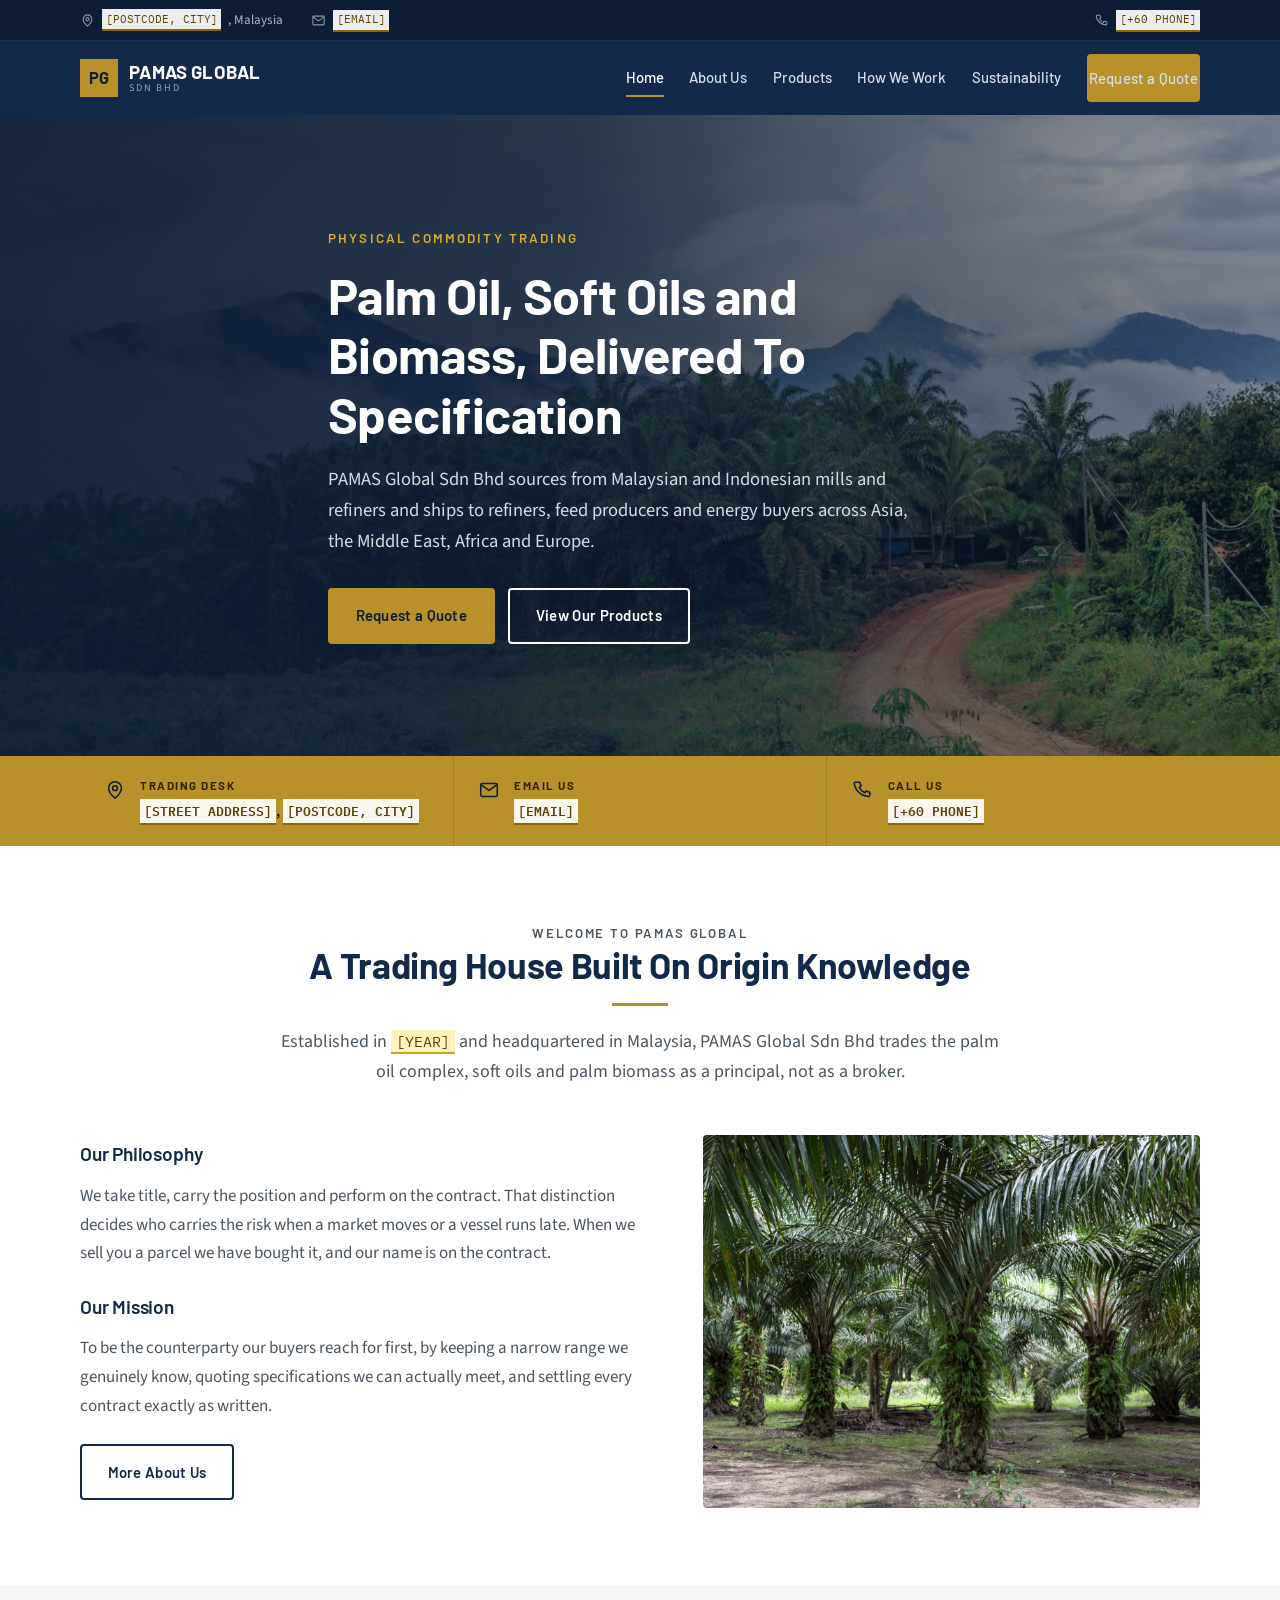
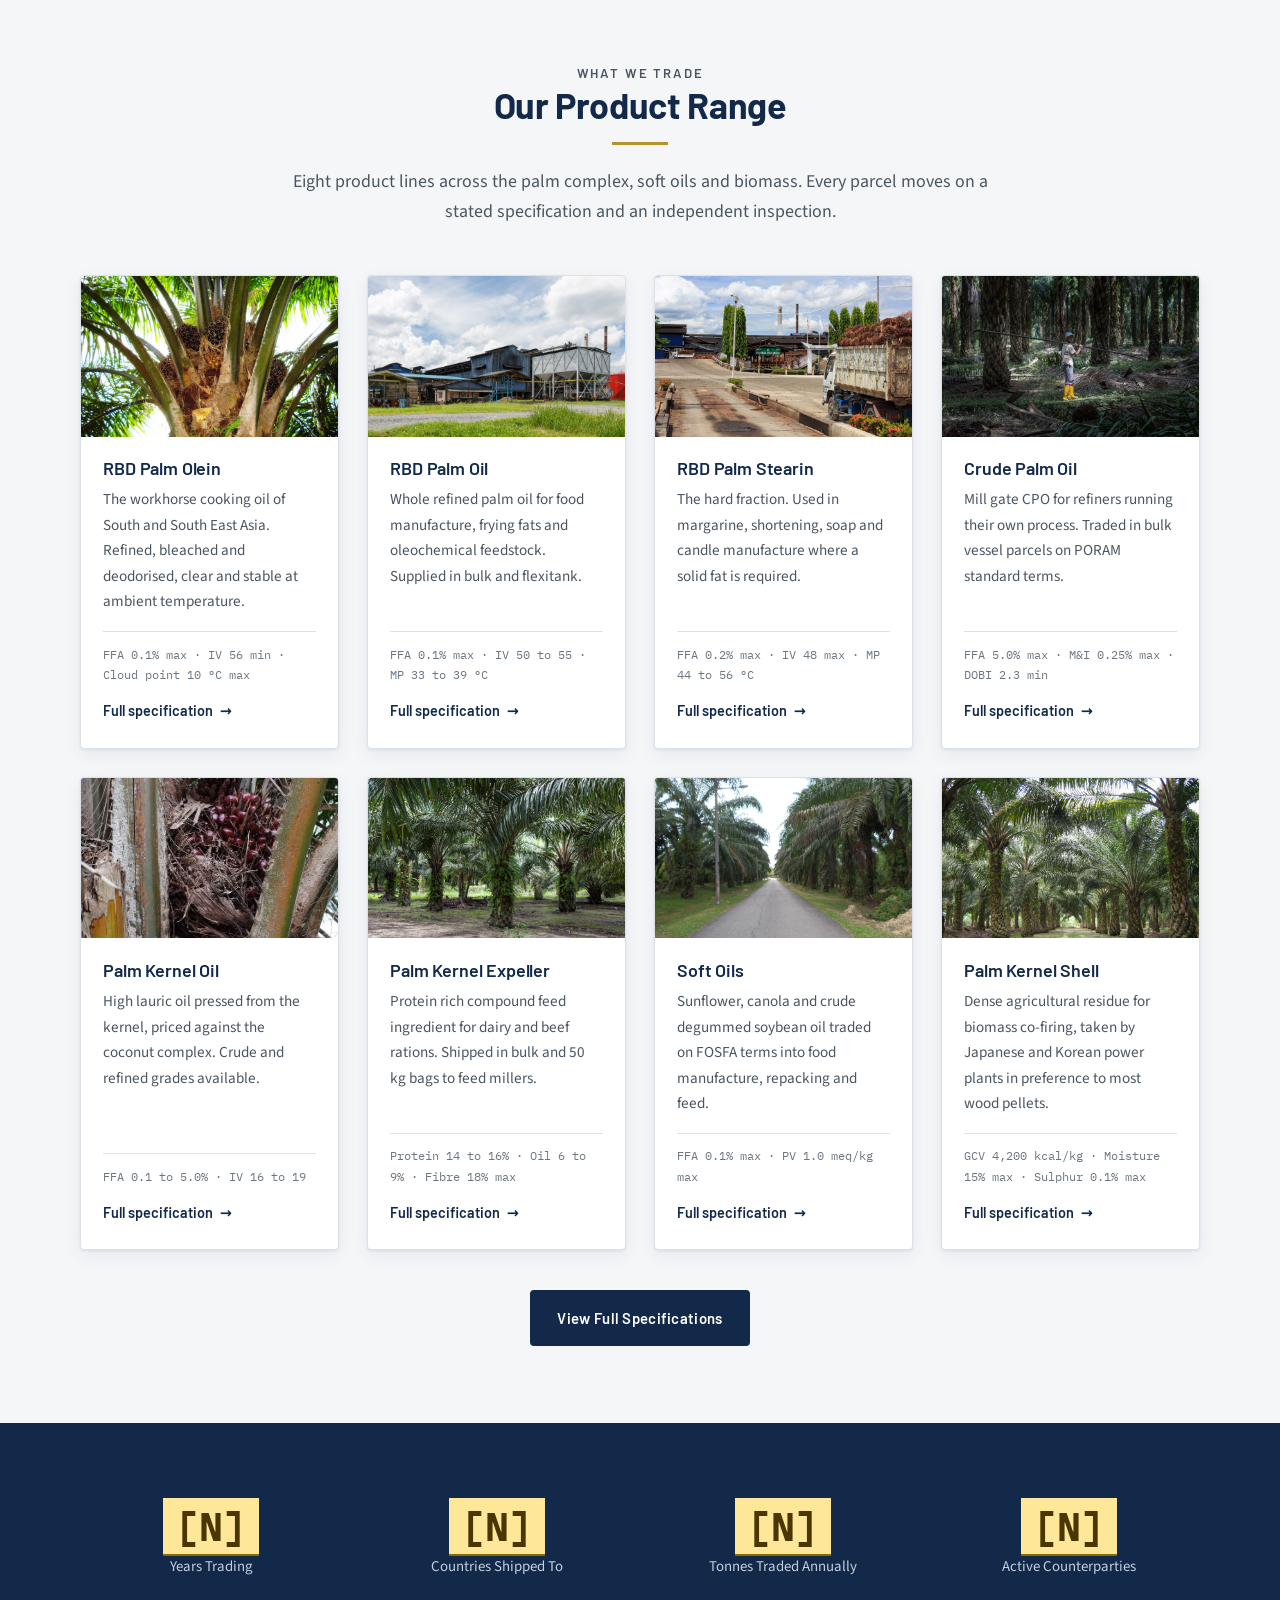
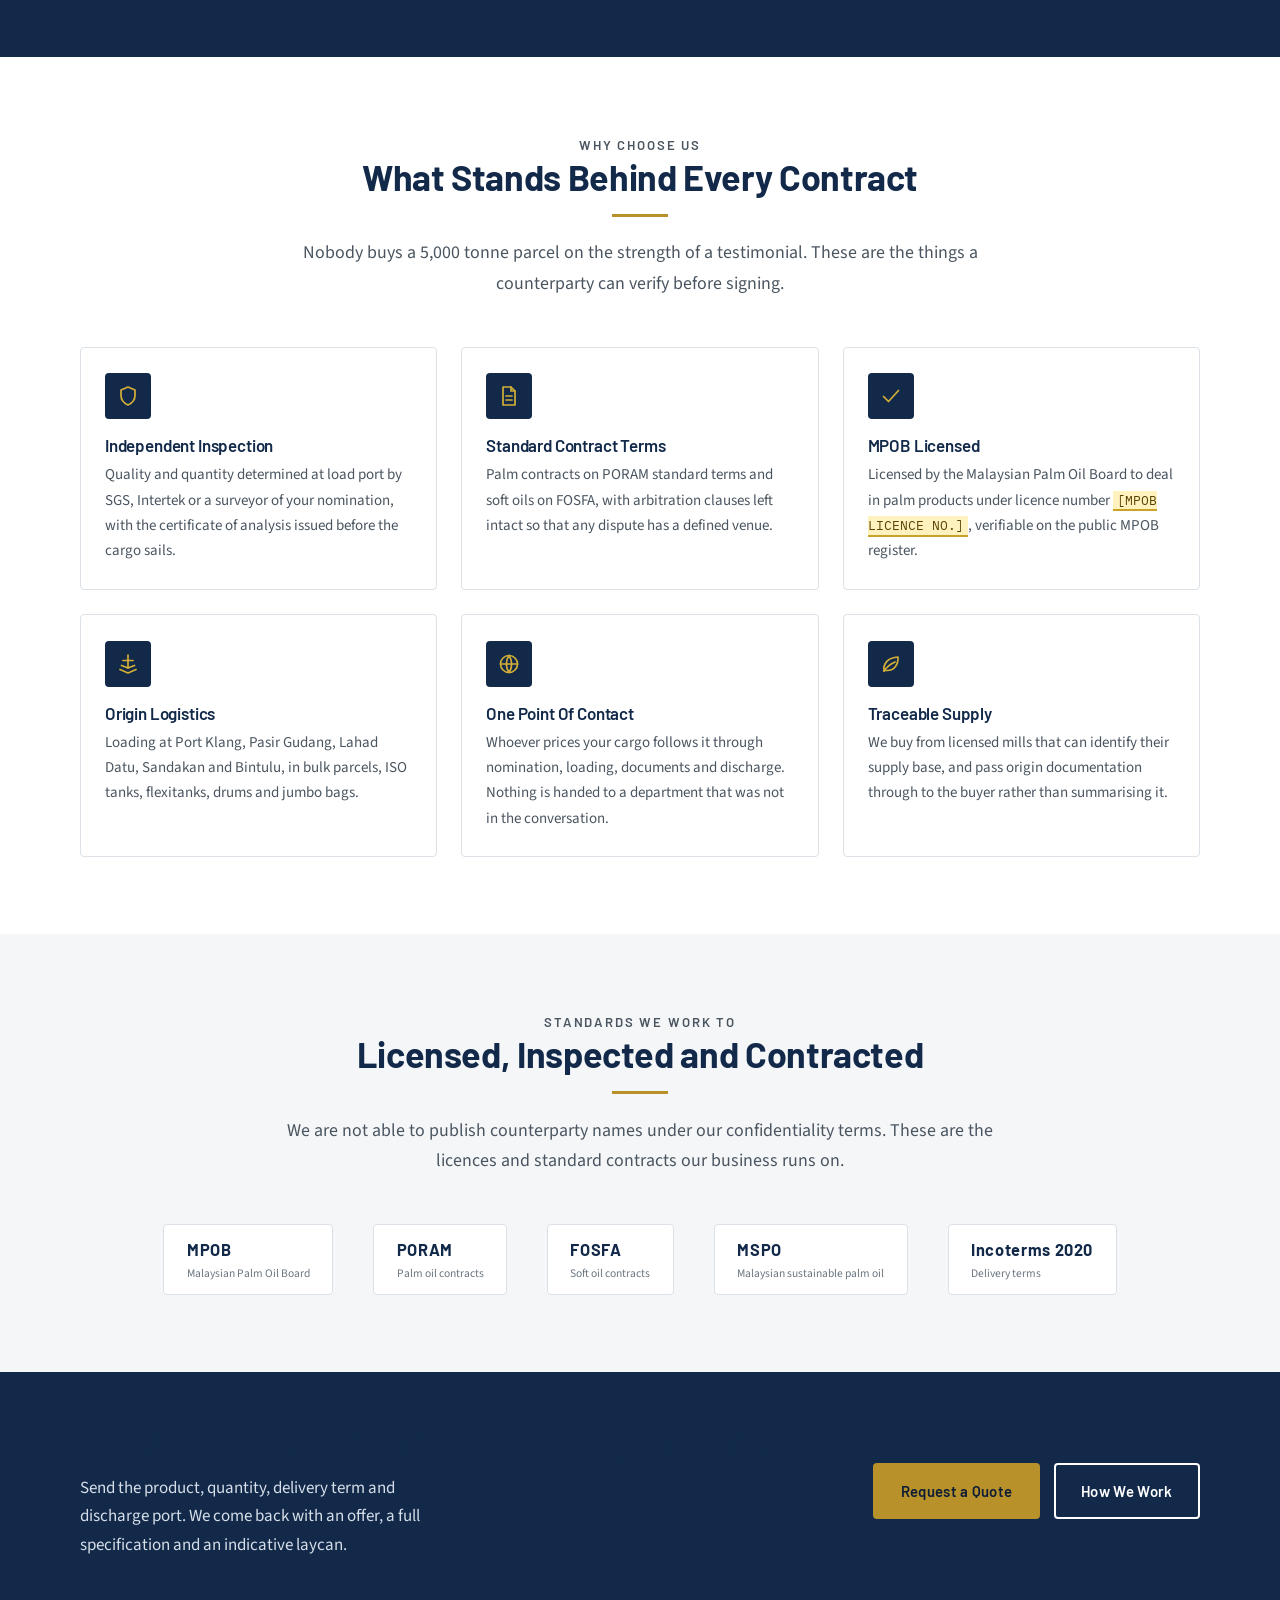
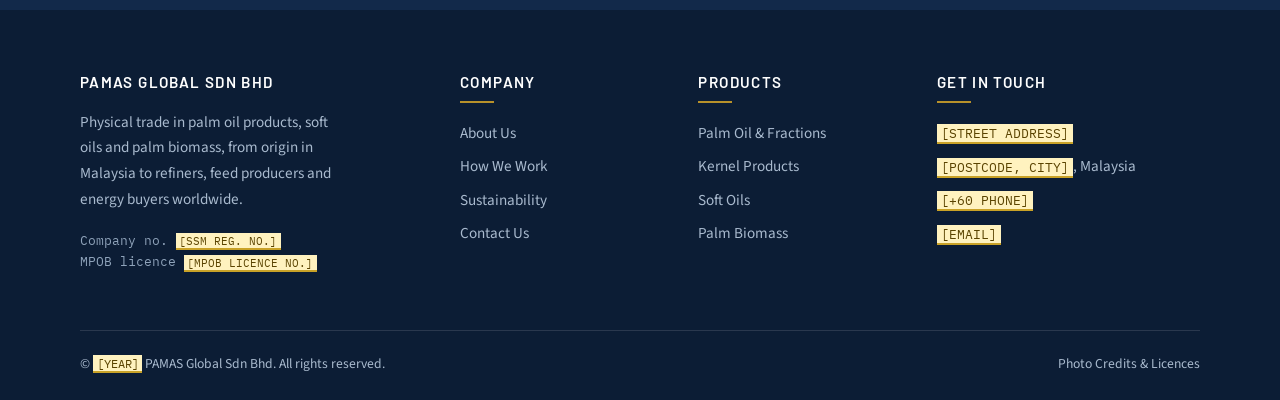
<file: index.html>
<!DOCTYPE html>
<html lang="en">
<head>
<meta charset="utf-8">
<meta name="viewport" content="width=device-width, initial-scale=1">
<title>PAMAS Global Sdn Bhd | Palm Oil, Soft Oils and Biomass Trading, Malaysia</title>
<meta name="description" content="PAMAS Global Sdn Bhd is a Malaysia based physical commodity trading company supplying crude and refined palm oil products, soft oils and palm biomass to refiners, feed producers and energy buyers worldwide.">
<link rel="stylesheet" href="assets/css/site.css">
</head>
<body>
<a class="skip" href="#main">Skip to main content</a>

<div class="topbar">
  <div class="wrap topbar__in">
    <span><svg width="15" height="15" viewBox="0 0 24 24" fill="none" stroke="currentColor" stroke-width="1.7" stroke-linecap="round" stroke-linejoin="round" aria-hidden="true"><path d="M12 21s7-6.2 7-11a7 7 0 1 0-14 0c0 4.8 7 11 7 11z"/><circle cx="12" cy="10" r="2.6"/></svg> <span class="tbd">[POSTCODE, CITY]</span>, Malaysia</span>
    <span><svg width="15" height="15" viewBox="0 0 24 24" fill="none" stroke="currentColor" stroke-width="1.7" stroke-linecap="round" stroke-linejoin="round" aria-hidden="true"><rect x="3" y="5" width="18" height="14" rx="1.5"/><path d="m3.5 6.5 8.5 6 8.5-6"/></svg> <a href="mailto:[EMAIL]"><span class="tbd">[EMAIL]</span></a></span>
    <span class="topbar__spacer"><svg width="15" height="15" viewBox="0 0 24 24" fill="none" stroke="currentColor" stroke-width="1.7" stroke-linecap="round" stroke-linejoin="round" aria-hidden="true"><path d="M6.5 3.5h3l1.5 4-2 1.5a12 12 0 0 0 6 6l1.5-2 4 1.5v3a1.5 1.5 0 0 1-1.6 1.5A16.5 16.5 0 0 1 3.5 5.1 1.5 1.5 0 0 1 5 3.5z"/></svg> <a href="tel:[PHONE]"><span class="tbd">[+60 PHONE]</span></a></span>
  </div>
</div>

<header class="masthead">
  <div class="wrap masthead__bar">
    <a class="brand" href="index.html">
      <span class="brand__mark">PG</span>
      <span class="brand__text">
        <span class="brand__name">PAMAS GLOBAL</span>
        <span class="brand__sub">Sdn Bhd</span>
      </span>
    </a>
    <button class="nav-toggle" aria-expanded="false" aria-controls="nav" aria-label="Open menu">
      <svg width="20" height="20" viewBox="0 0 24 24" fill="none" stroke="currentColor" stroke-width="2" aria-hidden="true"><path d="M3 6h18M3 12h18M3 18h18"/></svg>
    </button>
    <nav class="nav" id="nav" aria-label="Primary">
      <a href="index.html" aria-current="page">Home</a>
      <a href="about.html">About Us</a>
      <a href="products.html">Products</a>
      <a href="process.html">How We Work</a>
      <a href="sustainability.html">Sustainability</a>
      <a class="btn btn--gold nav__cta" href="contact.html">Request a Quote</a>
    </nav>
  </div>
</header>

<main id="main">
  <section class="hero">
    <div class="hero__bg"><img src="assets/img/estate-telupid.jpg" alt="" fetchpriority="high"></div>
    <div class="wrap hero__in">
      <p class="hero__kicker">Physical Commodity Trading</p>
      <h1>Palm Oil, Soft Oils and Biomass, Delivered To Specification</h1>
      <p class="hero__sub">PAMAS Global Sdn Bhd sources from Malaysian and Indonesian mills and refiners and ships to refiners, feed producers and energy buyers across Asia, the Middle East, Africa and Europe.</p>
      <div class="btn-row">
        <a class="btn btn--gold" href="contact.html">Request a Quote</a>
        <a class="btn btn--onphoto" href="products.html">View Our Products</a>
      </div>
    </div>
  </section>

  <section class="cbar" aria-label="Contact details">
    <div class="wrap">
      <div class="cbar__grid">
        <div class="cbar__item"><svg width="22" height="22" viewBox="0 0 24 24" fill="none" stroke="currentColor" stroke-width="1.7" stroke-linecap="round" stroke-linejoin="round" aria-hidden="true"><path d="M12 21s7-6.2 7-11a7 7 0 1 0-14 0c0 4.8 7 11 7 11z"/><circle cx="12" cy="10" r="2.6"/></svg>
          <div><span class="cbar__k">Trading Desk</span>
            <span class="cbar__v"><span class="tbd">[STREET ADDRESS]</span>, <span class="tbd">[POSTCODE, CITY]</span></span></div></div>
        <div class="cbar__item"><svg width="22" height="22" viewBox="0 0 24 24" fill="none" stroke="currentColor" stroke-width="1.7" stroke-linecap="round" stroke-linejoin="round" aria-hidden="true"><rect x="3" y="5" width="18" height="14" rx="1.5"/><path d="m3.5 6.5 8.5 6 8.5-6"/></svg>
          <div><span class="cbar__k">Email Us</span>
            <span class="cbar__v"><a href="mailto:[EMAIL]"><span class="tbd">[EMAIL]</span></a></span></div></div>
        <div class="cbar__item"><svg width="22" height="22" viewBox="0 0 24 24" fill="none" stroke="currentColor" stroke-width="1.7" stroke-linecap="round" stroke-linejoin="round" aria-hidden="true"><path d="M6.5 3.5h3l1.5 4-2 1.5a12 12 0 0 0 6 6l1.5-2 4 1.5v3a1.5 1.5 0 0 1-1.6 1.5A16.5 16.5 0 0 1 3.5 5.1 1.5 1.5 0 0 1 5 3.5z"/></svg>
          <div><span class="cbar__k">Call Us</span>
            <span class="cbar__v"><a href="tel:[PHONE]"><span class="tbd">[+60 PHONE]</span></a></span></div></div>
      </div>
    </div>
  </section>

  <section class="section">
    <div class="wrap">
      <div class="shead">
        <p class="shead__kicker">Welcome to PAMAS Global</p>
        <h2>A Trading House Built On Origin Knowledge</h2>
        <div class="shead__rule"></div>
        <p class="lede">Established in <span class="tbd">[YEAR]</span> and headquartered in Malaysia, PAMAS Global Sdn Bhd trades the palm oil complex, soft oils and palm biomass as a principal, not as a broker.</p>
      </div>      <div class="split split--wide-l" style="margin-top:1rem">
        <div>
          <h3>Our Philosophy</h3>
          <p>We take title, carry the position and perform on the contract. That distinction
            decides who carries the risk when a market moves or a vessel runs late. When we
            sell you a parcel we have bought it, and our name is on the contract.</p>
          <h3 style="margin-top:1.75rem">Our Mission</h3>
          <p>To be the counterparty our buyers reach for first, by keeping a narrow range we
            genuinely know, quoting specifications we can actually meet, and settling every
            contract exactly as written.</p>
          <div class="btn-row" style="margin-top:1.5rem">
            <a class="btn btn--outline" href="about.html">More About Us</a>
          </div>
        </div>
        <div class="split__media">
          <img src="assets/img/estate-berayung.jpg" alt="Managed oil palm estate in Sabah, Malaysia" loading="lazy">
        </div>
      </div>
    </div>
  </section>

  <section class="section section--grey">
    <div class="wrap">
      <div class="shead">
        <p class="shead__kicker">What We Trade</p>
        <h2>Our Product Range</h2>
        <div class="shead__rule"></div>
        <p class="lede">Eight product lines across the palm complex, soft oils and biomass. Every parcel moves on a stated specification and an independent inspection.</p>
      </div>      <div class="cards cards--4">
        <article class="card">
          <div class="card__media"><img src="assets/img/ffb-bunch-alt.jpg" alt="RBD Palm Olein" loading="lazy"></div>
          <div class="card__body">
            <h3>RBD Palm Olein</h3>
            <p>The workhorse cooking oil of South and South East Asia. Refined, bleached and deodorised, clear and stable at ambient temperature.</p>
            <div class="card__spec">FFA 0.1% max &middot; IV 56 min &middot; Cloud point 10 &deg;C max</div>
            <a class="card__link" href="products.html#palm">Full specification</a>
          </div>
        </article>
        <article class="card">
          <div class="card__media"><img src="assets/img/mill-interior.jpg" alt="RBD Palm Oil" loading="lazy"></div>
          <div class="card__body">
            <h3>RBD Palm Oil</h3>
            <p>Whole refined palm oil for food manufacture, frying fats and oleochemical feedstock. Supplied in bulk and flexitank.</p>
            <div class="card__spec">FFA 0.1% max &middot; IV 50 to 55 &middot; MP 33 to 39 &deg;C</div>
            <a class="card__link" href="products.html#palm">Full specification</a>
          </div>
        </article>
        <article class="card">
          <div class="card__media"><img src="assets/img/mill-sterilizer.jpg" alt="RBD Palm Stearin" loading="lazy"></div>
          <div class="card__body">
            <h3>RBD Palm Stearin</h3>
            <p>The hard fraction. Used in margarine, shortening, soap and candle manufacture where a solid fat is required.</p>
            <div class="card__spec">FFA 0.2% max &middot; IV 48 max &middot; MP 44 to 56 &deg;C</div>
            <a class="card__link" href="products.html#palm">Full specification</a>
          </div>
        </article>
        <article class="card">
          <div class="card__media"><img src="assets/img/harvest-cutter.jpg" alt="Crude Palm Oil" loading="lazy"></div>
          <div class="card__body">
            <h3>Crude Palm Oil</h3>
            <p>Mill gate CPO for refiners running their own process. Traded in bulk vessel parcels on PORAM standard terms.</p>
            <div class="card__spec">FFA 5.0% max &middot; M&amp;I 0.25% max &middot; DOBI 2.3 min</div>
            <a class="card__link" href="products.html#palm">Full specification</a>
          </div>
        </article>
        <article class="card">
          <div class="card__media"><img src="assets/img/ffb-fruit.jpg" alt="Palm Kernel Oil" loading="lazy"></div>
          <div class="card__body">
            <h3>Palm Kernel Oil</h3>
            <p>High lauric oil pressed from the kernel, priced against the coconut complex. Crude and refined grades available.</p>
            <div class="card__spec">FFA 0.1 to 5.0% &middot; IV 16 to 19</div>
            <a class="card__link" href="products.html#kernel">Full specification</a>
          </div>
        </article>
        <article class="card">
          <div class="card__media"><img src="assets/img/estate-berayung.jpg" alt="Palm Kernel Expeller" loading="lazy"></div>
          <div class="card__body">
            <h3>Palm Kernel Expeller</h3>
            <p>Protein rich compound feed ingredient for dairy and beef rations. Shipped in bulk and 50 kg bags to feed millers.</p>
            <div class="card__spec">Protein 14 to 16% &middot; Oil 6 to 9% &middot; Fibre 18% max</div>
            <a class="card__link" href="products.html#kernel">Full specification</a>
          </div>
        </article>
        <article class="card">
          <div class="card__media"><img src="assets/img/plantation-melaka.jpg" alt="Soft Oils" loading="lazy"></div>
          <div class="card__body">
            <h3>Soft Oils</h3>
            <p>Sunflower, canola and crude degummed soybean oil traded on FOSFA terms into food manufacture, repacking and feed.</p>
            <div class="card__spec">FFA 0.1% max &middot; PV 1.0 meq/kg max</div>
            <a class="card__link" href="products.html#soft">Full specification</a>
          </div>
        </article>
        <article class="card">
          <div class="card__media"><img src="assets/img/estate-pd.jpg" alt="Palm Kernel Shell" loading="lazy"></div>
          <div class="card__body">
            <h3>Palm Kernel Shell</h3>
            <p>Dense agricultural residue for biomass co-firing, taken by Japanese and Korean power plants in preference to most wood pellets.</p>
            <div class="card__spec">GCV 4,200 kcal/kg &middot; Moisture 15% max &middot; Sulphur 0.1% max</div>
            <a class="card__link" href="products.html#biomass">Full specification</a>
          </div>
        </article>
      </div>
      <div class="btn-row" style="justify-content:center; margin-top:2.5rem">
        <a class="btn btn--navy" href="products.html">View Full Specifications</a>
      </div>
    </div>
  </section>

  <section class="section section--navy" aria-label="Company at a glance">
    <div class="wrap">
      <div class="stats">
        <div>
          <div class="stat__n"><span class="tbd">[N]</span></div>
          <div class="stat__l">Years Trading</div>
        </div>
        <div>
          <div class="stat__n"><span class="tbd">[N]</span></div>
          <div class="stat__l">Countries Shipped To</div>
        </div>
        <div>
          <div class="stat__n"><span class="tbd">[N]</span></div>
          <div class="stat__l">Tonnes Traded Annually</div>
        </div>
        <div>
          <div class="stat__n"><span class="tbd">[N]</span></div>
          <div class="stat__l">Active Counterparties</div>
        </div>
      </div>
    </div>
  </section>

  <section class="section">
    <div class="wrap">
      <div class="shead">
        <p class="shead__kicker">Why Choose Us</p>
        <h2>What Stands Behind Every Contract</h2>
        <div class="shead__rule"></div>
        <p class="lede">Nobody buys a 5,000 tonne parcel on the strength of a testimonial. These are the things a counterparty can verify before signing.</p>
      </div>      <div class="reasons">
        <div class="reason">
          <div class="reason__icon"><svg width="24" height="24" viewBox="0 0 24 24" fill="none" stroke="currentColor" stroke-width="1.7" stroke-linecap="round" stroke-linejoin="round" aria-hidden="true"><path d="M12 3 5 6v5.5c0 4.2 2.9 7.6 7 9.5 4.1-1.9 7-5.3 7-9.5V6z"/></svg></div>
          <h3>Independent Inspection</h3>
          <p>Quality and quantity determined at load port by SGS, Intertek or a surveyor of your nomination, with the certificate of analysis issued before the cargo sails.</p>
        </div>
        <div class="reason">
          <div class="reason__icon"><svg width="24" height="24" viewBox="0 0 24 24" fill="none" stroke="currentColor" stroke-width="1.7" stroke-linecap="round" stroke-linejoin="round" aria-hidden="true"><path d="M6 3h8l4 4v14H6z"/><path d="M14 3v4h4"/><path d="M9 12h6M9 16h6"/></svg></div>
          <h3>Standard Contract Terms</h3>
          <p>Palm contracts on PORAM standard terms and soft oils on FOSFA, with arbitration clauses left intact so that any dispute has a defined venue.</p>
        </div>
        <div class="reason">
          <div class="reason__icon"><svg width="24" height="24" viewBox="0 0 24 24" fill="none" stroke="currentColor" stroke-width="1.7" stroke-linecap="round" stroke-linejoin="round" aria-hidden="true"><path d="m4.5 12.5 5 5 10-11"/></svg></div>
          <h3>MPOB Licensed</h3>
          <p>Licensed by the Malaysian Palm Oil Board to deal in palm products under licence number <span class="tbd">[MPOB LICENCE NO.]</span>, verifiable on the public MPOB register.</p>
        </div>
        <div class="reason">
          <div class="reason__icon"><svg width="24" height="24" viewBox="0 0 24 24" fill="none" stroke="currentColor" stroke-width="1.7" stroke-linecap="round" stroke-linejoin="round" aria-hidden="true"><path d="M4 17.5 12 21l8-3.5"/><path d="M5.5 13.5 12 16l6.5-2.5"/><path d="M12 3v13"/><path d="M7 8.5h10"/></svg></div>
          <h3>Origin Logistics</h3>
          <p>Loading at Port Klang, Pasir Gudang, Lahad Datu, Sandakan and Bintulu, in bulk parcels, ISO tanks, flexitanks, drums and jumbo bags.</p>
        </div>
        <div class="reason">
          <div class="reason__icon"><svg width="24" height="24" viewBox="0 0 24 24" fill="none" stroke="currentColor" stroke-width="1.7" stroke-linecap="round" stroke-linejoin="round" aria-hidden="true"><circle cx="12" cy="12" r="8.5"/><path d="M3.5 12h17M12 3.5a15 15 0 0 1 0 17 15 15 0 0 1 0-17z"/></svg></div>
          <h3>One Point Of Contact</h3>
          <p>Whoever prices your cargo follows it through nomination, loading, documents and discharge. Nothing is handed to a department that was not in the conversation.</p>
        </div>
        <div class="reason">
          <div class="reason__icon"><svg width="24" height="24" viewBox="0 0 24 24" fill="none" stroke="currentColor" stroke-width="1.7" stroke-linecap="round" stroke-linejoin="round" aria-hidden="true"><path d="M5 19C4 12 8.5 5.5 19 5c.5 8.5-4.5 13.5-11 13.5H5z"/><path d="M5 19c3-4.5 6.5-7 11-9"/></svg></div>
          <h3>Traceable Supply</h3>
          <p>We buy from licensed mills that can identify their supply base, and pass origin documentation through to the buyer rather than summarising it.</p>
        </div>
      </div>
    </div>
  </section>

  <section class="section section--grey">
    <div class="wrap">
      <div class="shead">
        <p class="shead__kicker">Standards We Work To</p>
        <h2>Licensed, Inspected and Contracted</h2>
        <div class="shead__rule"></div>
        <p class="lede">We are not able to publish counterparty names under our confidentiality terms. These are the licences and standard contracts our business runs on.</p>
      </div>      <div class="standards">
        <div class="standard">MPOB<small>Malaysian Palm Oil Board</small></div>
        <div class="standard">PORAM<small>Palm oil contracts</small></div>
        <div class="standard">FOSFA<small>Soft oil contracts</small></div>
        <div class="standard">MSPO<small>Malaysian sustainable palm oil</small></div>
        <div class="standard">Incoterms 2020<small>Delivery terms</small></div>
      </div>
    </div>
  </section>

  <section class="ctaband">
    <div class="wrap ctaband__in">
      <div>
        <h2>Tell Us The Specification And The Destination</h2>
        <p>Send the product, quantity, delivery term and discharge port. We come back with an offer, a full specification and an indicative laycan.</p>
      </div>
      <div class="btn-row">
        <a class="btn btn--gold" href="contact.html">Request a Quote</a>
        <a class="btn btn--onphoto" href="process.html">How We Work</a>
      </div>
    </div>
  </section>
</main>

<footer class="foot">
  <div class="wrap foot__in">
    <div class="foot__grid">
      <div>
        <h2>PAMAS Global Sdn Bhd</h2>
        <p style="max-width:34ch">
          Physical trade in palm oil products, soft oils and palm biomass, from
          origin in Malaysia to refiners, feed producers and energy buyers worldwide.
        </p>
        <p class="mono" style="font-size:.8rem; color:#8FA3BA">
          Company no. <span class="tbd">[SSM REG. NO.]</span><br>
          MPOB licence <span class="tbd">[MPOB LICENCE NO.]</span>
        </p>
      </div>
      <div>
        <h3>Company</h3>
        <ul>
          <li><a href="about.html">About Us</a></li>
          <li><a href="process.html">How We Work</a></li>
          <li><a href="sustainability.html">Sustainability</a></li>
          <li><a href="contact.html">Contact Us</a></li>
        </ul>
      </div>
      <div>
        <h3>Products</h3>
        <ul>
          <li><a href="products.html#palm">Palm Oil &amp; Fractions</a></li>
          <li><a href="products.html#kernel">Kernel Products</a></li>
          <li><a href="products.html#soft">Soft Oils</a></li>
          <li><a href="products.html#biomass">Palm Biomass</a></li>
        </ul>
      </div>
      <div>
        <h3>Get In Touch</h3>
        <ul>
          <li><span class="tbd">[STREET ADDRESS]</span></li>
          <li><span class="tbd">[POSTCODE, CITY]</span>, Malaysia</li>
          <li><a href="tel:[PHONE]"><span class="tbd">[+60 PHONE]</span></a></li>
          <li><a href="mailto:[EMAIL]"><span class="tbd">[EMAIL]</span></a></li>
        </ul>
      </div>
    </div>
    <div class="foot__base">
      <span>&copy; <span class="tbd">[YEAR]</span> PAMAS Global Sdn Bhd. All rights reserved.</span>
      <span><a href="credits.html">Photo Credits &amp; Licences</a></span>
    </div>
  </div>
</footer>

<script>
  var t = document.querySelector('.nav-toggle'), n = document.getElementById('nav');
  t.addEventListener('click', function () {
    var open = n.getAttribute('data-open') === 'true';
    n.setAttribute('data-open', String(!open));
    t.setAttribute('aria-expanded', String(!open));
    t.setAttribute('aria-label', open ? 'Open menu' : 'Close menu');
  });
</script>
</body>
</html>
</file>
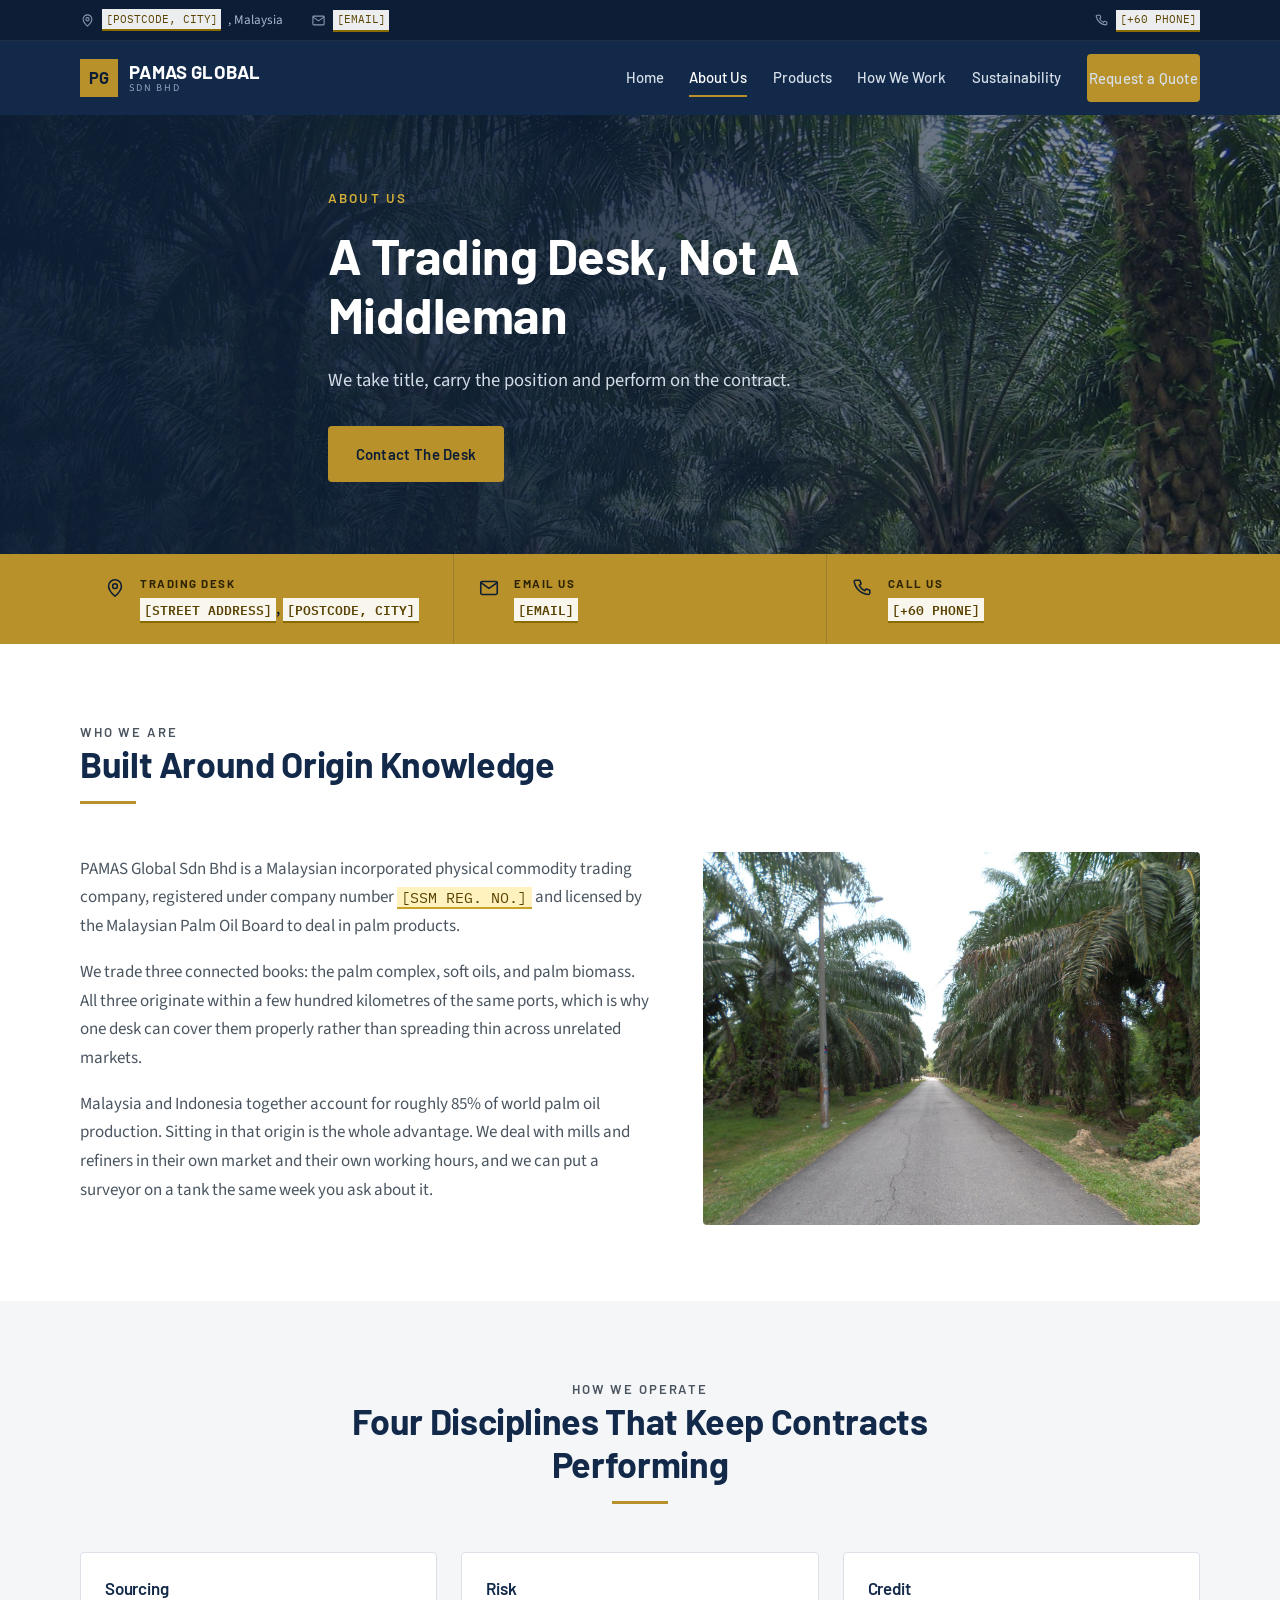
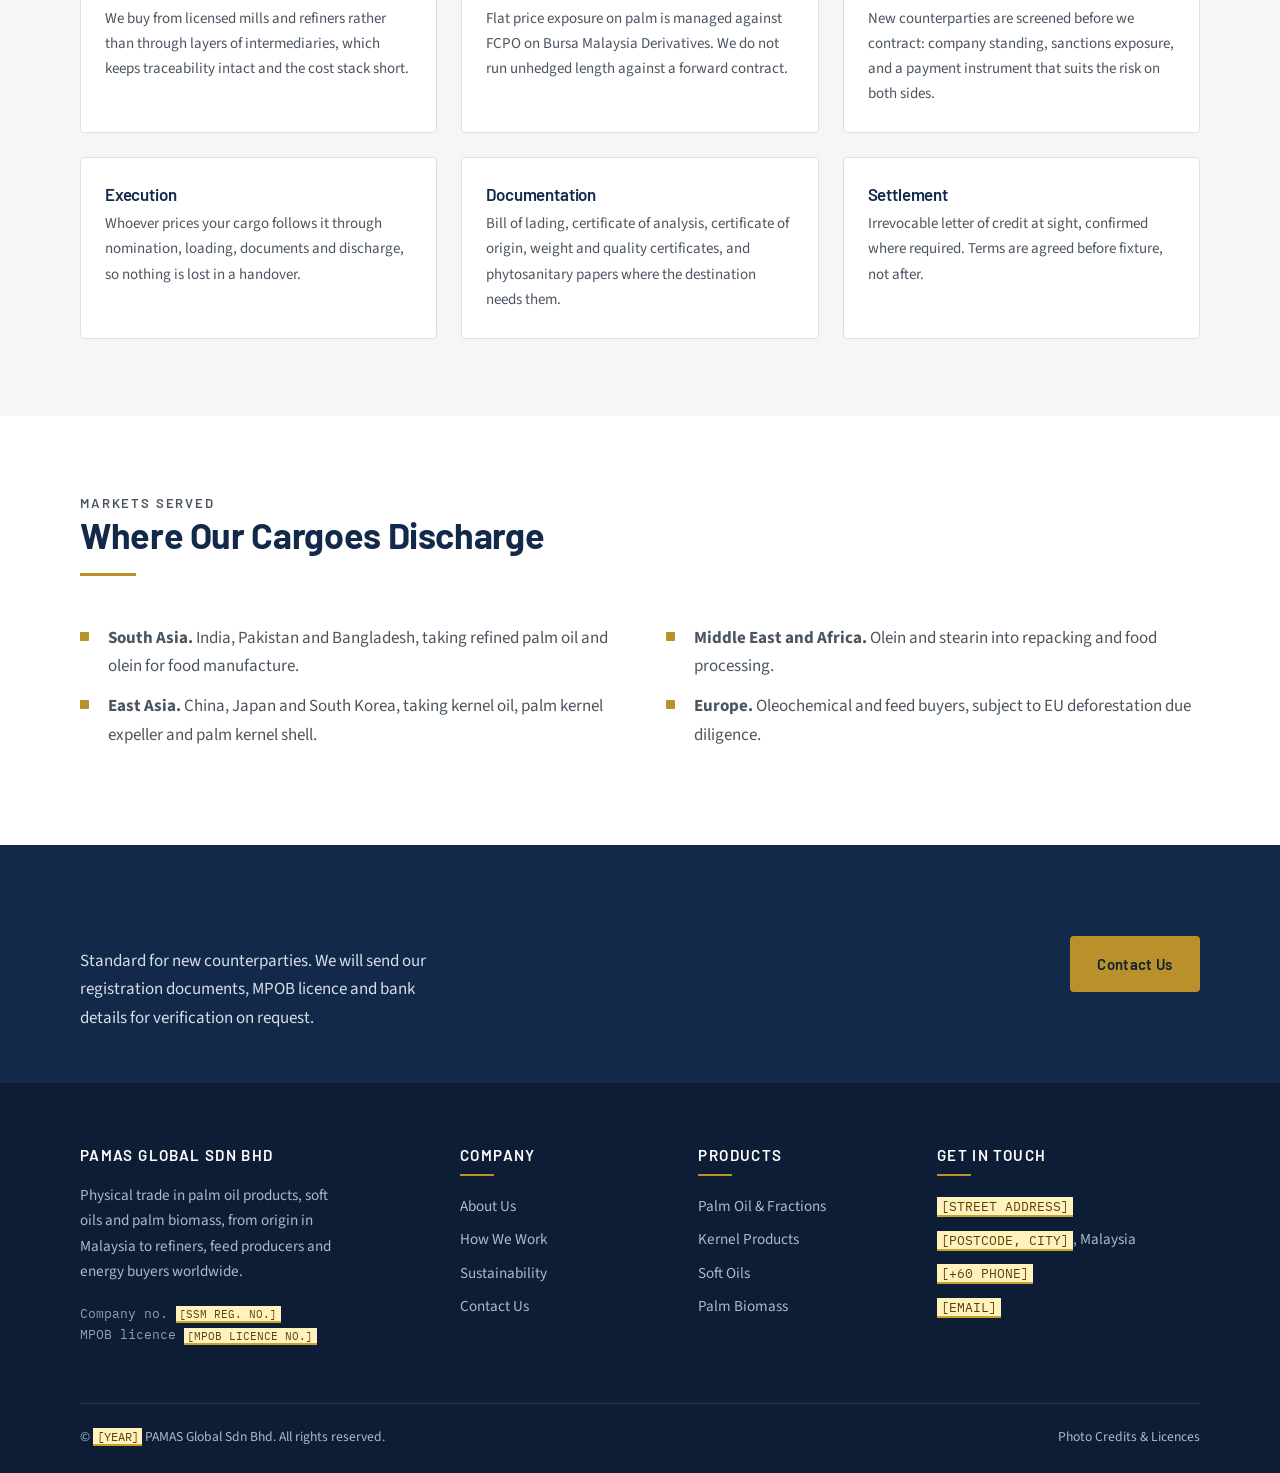
<file: about.html>
<!DOCTYPE html>
<html lang="en">
<head>
<meta charset="utf-8">
<meta name="viewport" content="width=device-width, initial-scale=1">
<title>About Us | PAMAS Global Sdn Bhd</title>
<meta name="description" content="PAMAS Global Sdn Bhd is a Malaysian incorporated physical commodity trading company dealing in palm oil products, soft oils and palm biomass.">
<link rel="stylesheet" href="assets/css/site.css">
</head>
<body>
<a class="skip" href="#main">Skip to main content</a>

<div class="topbar">
  <div class="wrap topbar__in">
    <span><svg width="15" height="15" viewBox="0 0 24 24" fill="none" stroke="currentColor" stroke-width="1.7" stroke-linecap="round" stroke-linejoin="round" aria-hidden="true"><path d="M12 21s7-6.2 7-11a7 7 0 1 0-14 0c0 4.8 7 11 7 11z"/><circle cx="12" cy="10" r="2.6"/></svg> <span class="tbd">[POSTCODE, CITY]</span>, Malaysia</span>
    <span><svg width="15" height="15" viewBox="0 0 24 24" fill="none" stroke="currentColor" stroke-width="1.7" stroke-linecap="round" stroke-linejoin="round" aria-hidden="true"><rect x="3" y="5" width="18" height="14" rx="1.5"/><path d="m3.5 6.5 8.5 6 8.5-6"/></svg> <a href="mailto:[EMAIL]"><span class="tbd">[EMAIL]</span></a></span>
    <span class="topbar__spacer"><svg width="15" height="15" viewBox="0 0 24 24" fill="none" stroke="currentColor" stroke-width="1.7" stroke-linecap="round" stroke-linejoin="round" aria-hidden="true"><path d="M6.5 3.5h3l1.5 4-2 1.5a12 12 0 0 0 6 6l1.5-2 4 1.5v3a1.5 1.5 0 0 1-1.6 1.5A16.5 16.5 0 0 1 3.5 5.1 1.5 1.5 0 0 1 5 3.5z"/></svg> <a href="tel:[PHONE]"><span class="tbd">[+60 PHONE]</span></a></span>
  </div>
</div>

<header class="masthead">
  <div class="wrap masthead__bar">
    <a class="brand" href="index.html">
      <span class="brand__mark">PG</span>
      <span class="brand__text">
        <span class="brand__name">PAMAS GLOBAL</span>
        <span class="brand__sub">Sdn Bhd</span>
      </span>
    </a>
    <button class="nav-toggle" aria-expanded="false" aria-controls="nav" aria-label="Open menu">
      <svg width="20" height="20" viewBox="0 0 24 24" fill="none" stroke="currentColor" stroke-width="2" aria-hidden="true"><path d="M3 6h18M3 12h18M3 18h18"/></svg>
    </button>
    <nav class="nav" id="nav" aria-label="Primary">
      <a href="index.html">Home</a>
      <a href="about.html" aria-current="page">About Us</a>
      <a href="products.html">Products</a>
      <a href="process.html">How We Work</a>
      <a href="sustainability.html">Sustainability</a>
      <a class="btn btn--gold nav__cta" href="contact.html">Request a Quote</a>
    </nav>
  </div>
</header>

<main id="main">
  <section class="hero hero--sm">
    <div class="hero__bg"><img src="assets/img/estate-pd.jpg" alt="" fetchpriority="high"></div>
    <div class="wrap hero__in">
      <p class="hero__kicker">About Us</p>
      <h1>A Trading Desk, Not A Middleman</h1>
      <p class="hero__sub">We take title, carry the position and perform on the contract.</p>
      <div class="btn-row">
        <a class="btn btn--gold" href="contact.html">Contact The Desk</a>
      </div>
    </div>
  </section>

  <section class="cbar" aria-label="Contact details">
    <div class="wrap">
      <div class="cbar__grid">
        <div class="cbar__item"><svg width="22" height="22" viewBox="0 0 24 24" fill="none" stroke="currentColor" stroke-width="1.7" stroke-linecap="round" stroke-linejoin="round" aria-hidden="true"><path d="M12 21s7-6.2 7-11a7 7 0 1 0-14 0c0 4.8 7 11 7 11z"/><circle cx="12" cy="10" r="2.6"/></svg>
          <div><span class="cbar__k">Trading Desk</span>
            <span class="cbar__v"><span class="tbd">[STREET ADDRESS]</span>, <span class="tbd">[POSTCODE, CITY]</span></span></div></div>
        <div class="cbar__item"><svg width="22" height="22" viewBox="0 0 24 24" fill="none" stroke="currentColor" stroke-width="1.7" stroke-linecap="round" stroke-linejoin="round" aria-hidden="true"><rect x="3" y="5" width="18" height="14" rx="1.5"/><path d="m3.5 6.5 8.5 6 8.5-6"/></svg>
          <div><span class="cbar__k">Email Us</span>
            <span class="cbar__v"><a href="mailto:[EMAIL]"><span class="tbd">[EMAIL]</span></a></span></div></div>
        <div class="cbar__item"><svg width="22" height="22" viewBox="0 0 24 24" fill="none" stroke="currentColor" stroke-width="1.7" stroke-linecap="round" stroke-linejoin="round" aria-hidden="true"><path d="M6.5 3.5h3l1.5 4-2 1.5a12 12 0 0 0 6 6l1.5-2 4 1.5v3a1.5 1.5 0 0 1-1.6 1.5A16.5 16.5 0 0 1 3.5 5.1 1.5 1.5 0 0 1 5 3.5z"/></svg>
          <div><span class="cbar__k">Call Us</span>
            <span class="cbar__v"><a href="tel:[PHONE]"><span class="tbd">[+60 PHONE]</span></a></span></div></div>
      </div>
    </div>
  </section>

  <section class="section">
    <div class="wrap">
      <div class="shead shead--left">
        <p class="shead__kicker">Who We Are</p>
        <h2>Built Around Origin Knowledge</h2>
        <div class="shead__rule"></div>
        
      </div>      <div class="split split--wide-l">
        <div>
          <p>PAMAS Global Sdn Bhd is a Malaysian incorporated physical commodity trading
            company, registered under company number <span class="tbd">[SSM REG. NO.]</span> and licensed by the
            Malaysian Palm Oil Board to deal in palm products.</p>
          <p>We trade three connected books: the palm complex, soft oils, and palm biomass.
            All three originate within a few hundred kilometres of the same ports, which is
            why one desk can cover them properly rather than spreading thin across unrelated
            markets.</p>
          <p>Malaysia and Indonesia together account for roughly 85% of world palm oil
            production. Sitting in that origin is the whole advantage. We deal with mills
            and refiners in their own market and their own working hours, and we can put a
            surveyor on a tank the same week you ask about it.</p>
        </div>
        <div class="split__media">
          <img src="assets/img/plantation-melaka.jpg" alt="Oil palm plantation in Melaka, Malaysia" loading="lazy">
        </div>
      </div>
    </div>
  </section>

  <section class="section section--grey">
    <div class="wrap">
      <div class="shead">
        <p class="shead__kicker">How We Operate</p>
        <h2>Four Disciplines That Keep Contracts Performing</h2>
        <div class="shead__rule"></div>
        
      </div>      <div class="reasons">
        <div class="reason"><h3>Sourcing</h3>
          <p>We buy from licensed mills and refiners rather than through layers of
            intermediaries, which keeps traceability intact and the cost stack short.</p></div>
        <div class="reason"><h3>Risk</h3>
          <p>Flat price exposure on palm is managed against FCPO on Bursa Malaysia
            Derivatives. We do not run unhedged length against a forward contract.</p></div>
        <div class="reason"><h3>Credit</h3>
          <p>New counterparties are screened before we contract: company standing, sanctions
            exposure, and a payment instrument that suits the risk on both sides.</p></div>
        <div class="reason"><h3>Execution</h3>
          <p>Whoever prices your cargo follows it through nomination, loading, documents and
            discharge, so nothing is lost in a handover.</p></div>
        <div class="reason"><h3>Documentation</h3>
          <p>Bill of lading, certificate of analysis, certificate of origin, weight and
            quality certificates, and phytosanitary papers where the destination needs them.</p></div>
        <div class="reason"><h3>Settlement</h3>
          <p>Irrevocable letter of credit at sight, confirmed where required. Terms are
            agreed before fixture, not after.</p></div>
      </div>
    </div>
  </section>

  <section class="section">
    <div class="wrap">
      <div class="shead shead--left">
        <p class="shead__kicker">Markets Served</p>
        <h2>Where Our Cargoes Discharge</h2>
        <div class="shead__rule"></div>
        
      </div>      <div class="split split--top">
        <div>
          <ul class="ticks">
            <li><strong>South Asia.</strong> India, Pakistan and Bangladesh, taking refined
              palm oil and olein for food manufacture.</li>
            <li><strong>East Asia.</strong> China, Japan and South Korea, taking kernel oil,
              palm kernel expeller and palm kernel shell.</li>
          </ul>
        </div>
        <div>
          <ul class="ticks">
            <li><strong>Middle East and Africa.</strong> Olein and stearin into repacking and
              food processing.</li>
            <li><strong>Europe.</strong> Oleochemical and feed buyers, subject to EU
              deforestation due diligence.</li>
          </ul>
        </div>
      </div>
    </div>
  </section>

  <section class="ctaband">
    <div class="wrap ctaband__in">
      <div>
        <h2>Want Our Company Profile And Trade References?</h2>
        <p>Standard for new counterparties. We will send our registration documents, MPOB licence and bank details for verification on request.</p>
      </div>
      <div class="btn-row">
        <a class="btn btn--gold" href="contact.html">Contact Us</a>
      </div>
    </div>
  </section>
</main>

<footer class="foot">
  <div class="wrap foot__in">
    <div class="foot__grid">
      <div>
        <h2>PAMAS Global Sdn Bhd</h2>
        <p style="max-width:34ch">
          Physical trade in palm oil products, soft oils and palm biomass, from
          origin in Malaysia to refiners, feed producers and energy buyers worldwide.
        </p>
        <p class="mono" style="font-size:.8rem; color:#8FA3BA">
          Company no. <span class="tbd">[SSM REG. NO.]</span><br>
          MPOB licence <span class="tbd">[MPOB LICENCE NO.]</span>
        </p>
      </div>
      <div>
        <h3>Company</h3>
        <ul>
          <li><a href="about.html">About Us</a></li>
          <li><a href="process.html">How We Work</a></li>
          <li><a href="sustainability.html">Sustainability</a></li>
          <li><a href="contact.html">Contact Us</a></li>
        </ul>
      </div>
      <div>
        <h3>Products</h3>
        <ul>
          <li><a href="products.html#palm">Palm Oil &amp; Fractions</a></li>
          <li><a href="products.html#kernel">Kernel Products</a></li>
          <li><a href="products.html#soft">Soft Oils</a></li>
          <li><a href="products.html#biomass">Palm Biomass</a></li>
        </ul>
      </div>
      <div>
        <h3>Get In Touch</h3>
        <ul>
          <li><span class="tbd">[STREET ADDRESS]</span></li>
          <li><span class="tbd">[POSTCODE, CITY]</span>, Malaysia</li>
          <li><a href="tel:[PHONE]"><span class="tbd">[+60 PHONE]</span></a></li>
          <li><a href="mailto:[EMAIL]"><span class="tbd">[EMAIL]</span></a></li>
        </ul>
      </div>
    </div>
    <div class="foot__base">
      <span>&copy; <span class="tbd">[YEAR]</span> PAMAS Global Sdn Bhd. All rights reserved.</span>
      <span><a href="credits.html">Photo Credits &amp; Licences</a></span>
    </div>
  </div>
</footer>

<script>
  var t = document.querySelector('.nav-toggle'), n = document.getElementById('nav');
  t.addEventListener('click', function () {
    var open = n.getAttribute('data-open') === 'true';
    n.setAttribute('data-open', String(!open));
    t.setAttribute('aria-expanded', String(!open));
    t.setAttribute('aria-label', open ? 'Open menu' : 'Close menu');
  });
</script>
</body>
</html>
</file>
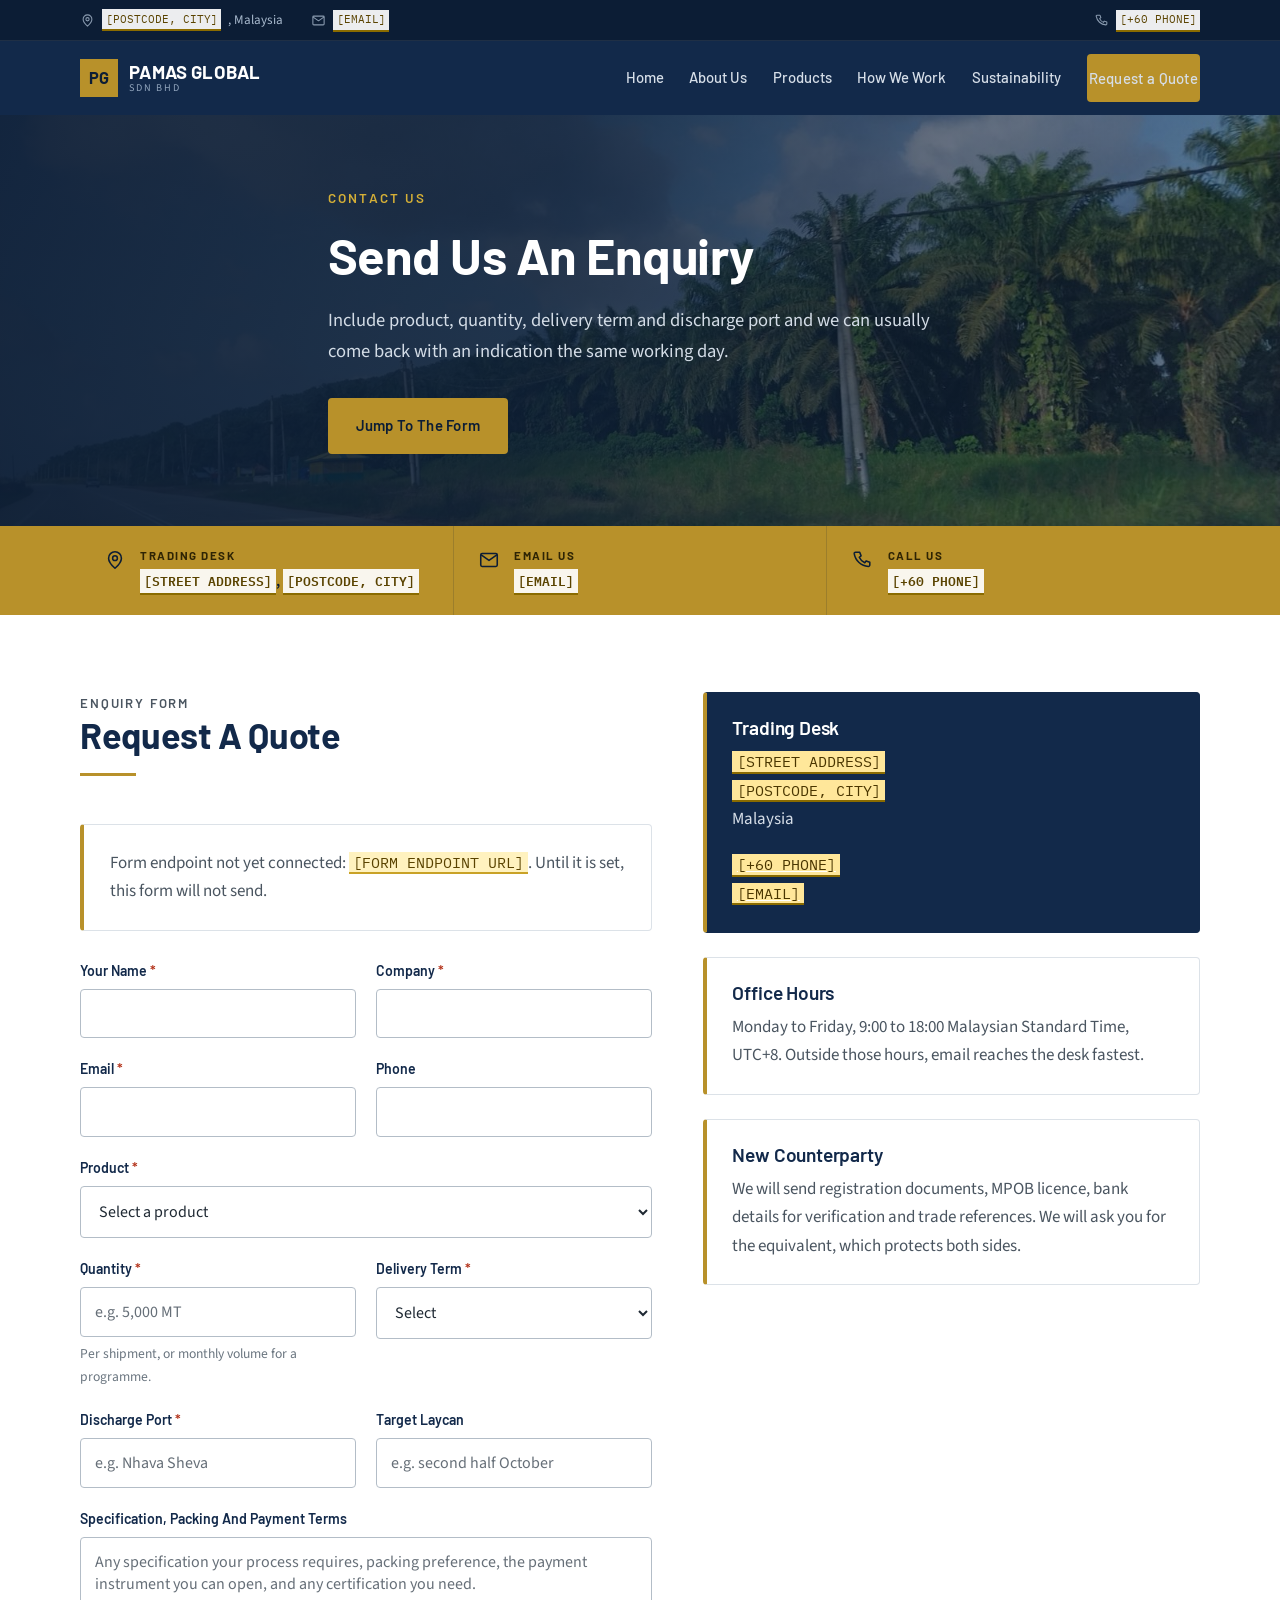
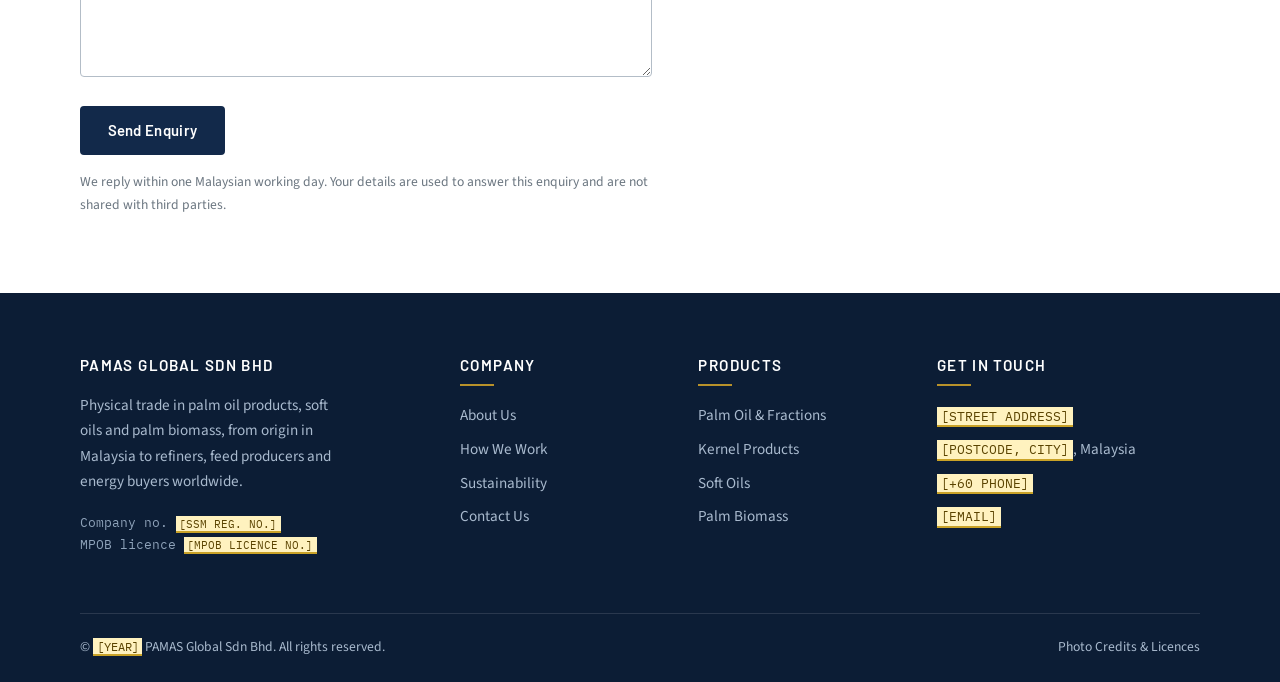
<file: contact.html>
<!DOCTYPE html>
<html lang="en">
<head>
<meta charset="utf-8">
<meta name="viewport" content="width=device-width, initial-scale=1">
<title>Contact Us | PAMAS Global Sdn Bhd</title>
<meta name="description" content="Send an enquiry to PAMAS Global Sdn Bhd. Include product, quantity, delivery term and discharge port for a same day indication.">
<link rel="stylesheet" href="assets/css/site.css">
</head>
<body>
<a class="skip" href="#main">Skip to main content</a>

<div class="topbar">
  <div class="wrap topbar__in">
    <span><svg width="15" height="15" viewBox="0 0 24 24" fill="none" stroke="currentColor" stroke-width="1.7" stroke-linecap="round" stroke-linejoin="round" aria-hidden="true"><path d="M12 21s7-6.2 7-11a7 7 0 1 0-14 0c0 4.8 7 11 7 11z"/><circle cx="12" cy="10" r="2.6"/></svg> <span class="tbd">[POSTCODE, CITY]</span>, Malaysia</span>
    <span><svg width="15" height="15" viewBox="0 0 24 24" fill="none" stroke="currentColor" stroke-width="1.7" stroke-linecap="round" stroke-linejoin="round" aria-hidden="true"><rect x="3" y="5" width="18" height="14" rx="1.5"/><path d="m3.5 6.5 8.5 6 8.5-6"/></svg> <a href="mailto:[EMAIL]"><span class="tbd">[EMAIL]</span></a></span>
    <span class="topbar__spacer"><svg width="15" height="15" viewBox="0 0 24 24" fill="none" stroke="currentColor" stroke-width="1.7" stroke-linecap="round" stroke-linejoin="round" aria-hidden="true"><path d="M6.5 3.5h3l1.5 4-2 1.5a12 12 0 0 0 6 6l1.5-2 4 1.5v3a1.5 1.5 0 0 1-1.6 1.5A16.5 16.5 0 0 1 3.5 5.1 1.5 1.5 0 0 1 5 3.5z"/></svg> <a href="tel:[PHONE]"><span class="tbd">[+60 PHONE]</span></a></span>
  </div>
</div>

<header class="masthead">
  <div class="wrap masthead__bar">
    <a class="brand" href="index.html">
      <span class="brand__mark">PG</span>
      <span class="brand__text">
        <span class="brand__name">PAMAS GLOBAL</span>
        <span class="brand__sub">Sdn Bhd</span>
      </span>
    </a>
    <button class="nav-toggle" aria-expanded="false" aria-controls="nav" aria-label="Open menu">
      <svg width="20" height="20" viewBox="0 0 24 24" fill="none" stroke="currentColor" stroke-width="2" aria-hidden="true"><path d="M3 6h18M3 12h18M3 18h18"/></svg>
    </button>
    <nav class="nav" id="nav" aria-label="Primary">
      <a href="index.html">Home</a>
      <a href="about.html">About Us</a>
      <a href="products.html">Products</a>
      <a href="process.html">How We Work</a>
      <a href="sustainability.html">Sustainability</a>
      <a class="btn btn--gold nav__cta" href="contact.html">Request a Quote</a>
    </nav>
  </div>
</header>

<main id="main">
  <section class="hero hero--sm">
    <div class="hero__bg"><img src="assets/img/hero-plantation.jpg" alt="" fetchpriority="high"></div>
    <div class="wrap hero__in">
      <p class="hero__kicker">Contact Us</p>
      <h1>Send Us An Enquiry</h1>
      <p class="hero__sub">Include product, quantity, delivery term and discharge port and we can usually come back with an indication the same working day.</p>
      <div class="btn-row">
        <a class="btn btn--gold" href="#form">Jump To The Form</a>
      </div>
    </div>
  </section>

  <section class="cbar" aria-label="Contact details">
    <div class="wrap">
      <div class="cbar__grid">
        <div class="cbar__item"><svg width="22" height="22" viewBox="0 0 24 24" fill="none" stroke="currentColor" stroke-width="1.7" stroke-linecap="round" stroke-linejoin="round" aria-hidden="true"><path d="M12 21s7-6.2 7-11a7 7 0 1 0-14 0c0 4.8 7 11 7 11z"/><circle cx="12" cy="10" r="2.6"/></svg>
          <div><span class="cbar__k">Trading Desk</span>
            <span class="cbar__v"><span class="tbd">[STREET ADDRESS]</span>, <span class="tbd">[POSTCODE, CITY]</span></span></div></div>
        <div class="cbar__item"><svg width="22" height="22" viewBox="0 0 24 24" fill="none" stroke="currentColor" stroke-width="1.7" stroke-linecap="round" stroke-linejoin="round" aria-hidden="true"><rect x="3" y="5" width="18" height="14" rx="1.5"/><path d="m3.5 6.5 8.5 6 8.5-6"/></svg>
          <div><span class="cbar__k">Email Us</span>
            <span class="cbar__v"><a href="mailto:[EMAIL]"><span class="tbd">[EMAIL]</span></a></span></div></div>
        <div class="cbar__item"><svg width="22" height="22" viewBox="0 0 24 24" fill="none" stroke="currentColor" stroke-width="1.7" stroke-linecap="round" stroke-linejoin="round" aria-hidden="true"><path d="M6.5 3.5h3l1.5 4-2 1.5a12 12 0 0 0 6 6l1.5-2 4 1.5v3a1.5 1.5 0 0 1-1.6 1.5A16.5 16.5 0 0 1 3.5 5.1 1.5 1.5 0 0 1 5 3.5z"/></svg>
          <div><span class="cbar__k">Call Us</span>
            <span class="cbar__v"><a href="tel:[PHONE]"><span class="tbd">[+60 PHONE]</span></a></span></div></div>
      </div>
    </div>
  </section>

  <section class="section">
    <div class="wrap">
      <div class="split split--wide-l split--top" id="form">
        <div>
          <div class="shead shead--left">
            <p class="shead__kicker">Enquiry Form</p>
            <h2>Request A Quote</h2>
            <div class="shead__rule"></div>
          </div>
          <p class="panel" style="margin-bottom:1.75rem">Form endpoint not yet connected:
            <span class="tbd">[FORM ENDPOINT URL]</span>. Until it is set, this form will not send.</p>

          <form method="post" action="">
            <div class="pair">
              <div class="field"><label for="name">Your Name <span class="req">*</span></label>
                <input type="text" id="name" name="name" required autocomplete="name"></div>
              <div class="field"><label for="company">Company <span class="req">*</span></label>
                <input type="text" id="company" name="company" required autocomplete="organization"></div>
              <div class="field"><label for="email">Email <span class="req">*</span></label>
                <input type="email" id="email" name="email" required autocomplete="email"></div>
              <div class="field"><label for="phone">Phone</label>
                <input type="tel" id="phone" name="phone" autocomplete="tel"></div>
            </div>
            <div class="field">
              <label for="product">Product <span class="req">*</span></label>
              <select id="product" name="product" required>
                <option value="">Select a product</option>
                <optgroup label="Palm Oil &amp; Fractions">
                  <option>Crude Palm Oil</option><option>RBD Palm Oil</option>
                  <option>RBD Palm Olein</option><option>RBD Palm Superolein</option>
                  <option>RBD Palm Stearin</option>
                </optgroup>
                <optgroup label="Kernel Products">
                  <option>Crude Palm Kernel Oil</option><option>RBD Palm Kernel Oil</option>
                  <option>Palm Kernel Expeller</option>
                </optgroup>
                <optgroup label="Soft Oils">
                  <option>Crude Degummed Soybean Oil</option><option>RBD Sunflower Oil</option>
                  <option>RBD Canola Oil</option>
                </optgroup>
                <optgroup label="Biomass">
                  <option>Palm Kernel Shell</option><option>EFB Fibre or Pellets</option>
                </optgroup>
                <option>Other, described below</option>
              </select>
            </div>
            <div class="pair">
              <div class="field"><label for="quantity">Quantity <span class="req">*</span></label>
                <input type="text" id="quantity" name="quantity" required placeholder="e.g. 5,000 MT">
                <p class="field__hint">Per shipment, or monthly volume for a programme.</p></div>
              <div class="field"><label for="incoterm">Delivery Term <span class="req">*</span></label>
                <select id="incoterm" name="incoterm" required>
                  <option value="">Select</option><option>FOB</option><option>CFR</option>
                  <option>CIF</option><option>FCA</option><option>Not sure yet</option>
                </select></div>
              <div class="field"><label for="port">Discharge Port <span class="req">*</span></label>
                <input type="text" id="port" name="port" required placeholder="e.g. Nhava Sheva"></div>
              <div class="field"><label for="laycan">Target Laycan</label>
                <input type="text" id="laycan" name="laycan" placeholder="e.g. second half October"></div>
            </div>
            <div class="field">
              <label for="message">Specification, Packing And Payment Terms</label>
              <textarea id="message" name="message" placeholder="Any specification your process requires, packing preference, the payment instrument you can open, and any certification you need."></textarea>
            </div>
            <button class="btn btn--navy" type="submit">Send Enquiry</button>
            <p class="field__hint" style="margin-top:1rem">We reply within one Malaysian
              working day. Your details are used to answer this enquiry and are not shared
              with third parties.</p>
          </form>
        </div>

        <div>
          <div class="panel panel--navy">
            <h3>Trading Desk</h3>
            <p><span class="tbd">[STREET ADDRESS]</span><br><span class="tbd">[POSTCODE, CITY]</span><br>Malaysia</p>
            <p style="margin-bottom:0">
              <a href="tel:[PHONE]"><span class="tbd">[+60 PHONE]</span></a><br>
              <a href="mailto:[EMAIL]"><span class="tbd">[EMAIL]</span></a>
            </p>
          </div>
          <div class="panel" style="margin-top:1.5rem">
            <h3>Office Hours</h3>
            <p>Monday to Friday, 9:00 to 18:00 Malaysian Standard Time, UTC+8. Outside those
              hours, email reaches the desk fastest.</p>
          </div>
          <div class="panel" style="margin-top:1.5rem">
            <h3>New Counterparty</h3>
            <p>We will send registration documents, MPOB licence, bank details for
              verification and trade references. We will ask you for the equivalent, which
              protects both sides.</p>
          </div>
        </div>
      </div>
    </div>
  </section>
</main>

<footer class="foot">
  <div class="wrap foot__in">
    <div class="foot__grid">
      <div>
        <h2>PAMAS Global Sdn Bhd</h2>
        <p style="max-width:34ch">
          Physical trade in palm oil products, soft oils and palm biomass, from
          origin in Malaysia to refiners, feed producers and energy buyers worldwide.
        </p>
        <p class="mono" style="font-size:.8rem; color:#8FA3BA">
          Company no. <span class="tbd">[SSM REG. NO.]</span><br>
          MPOB licence <span class="tbd">[MPOB LICENCE NO.]</span>
        </p>
      </div>
      <div>
        <h3>Company</h3>
        <ul>
          <li><a href="about.html">About Us</a></li>
          <li><a href="process.html">How We Work</a></li>
          <li><a href="sustainability.html">Sustainability</a></li>
          <li><a href="contact.html">Contact Us</a></li>
        </ul>
      </div>
      <div>
        <h3>Products</h3>
        <ul>
          <li><a href="products.html#palm">Palm Oil &amp; Fractions</a></li>
          <li><a href="products.html#kernel">Kernel Products</a></li>
          <li><a href="products.html#soft">Soft Oils</a></li>
          <li><a href="products.html#biomass">Palm Biomass</a></li>
        </ul>
      </div>
      <div>
        <h3>Get In Touch</h3>
        <ul>
          <li><span class="tbd">[STREET ADDRESS]</span></li>
          <li><span class="tbd">[POSTCODE, CITY]</span>, Malaysia</li>
          <li><a href="tel:[PHONE]"><span class="tbd">[+60 PHONE]</span></a></li>
          <li><a href="mailto:[EMAIL]"><span class="tbd">[EMAIL]</span></a></li>
        </ul>
      </div>
    </div>
    <div class="foot__base">
      <span>&copy; <span class="tbd">[YEAR]</span> PAMAS Global Sdn Bhd. All rights reserved.</span>
      <span><a href="credits.html">Photo Credits &amp; Licences</a></span>
    </div>
  </div>
</footer>

<script>
  var t = document.querySelector('.nav-toggle'), n = document.getElementById('nav');
  t.addEventListener('click', function () {
    var open = n.getAttribute('data-open') === 'true';
    n.setAttribute('data-open', String(!open));
    t.setAttribute('aria-expanded', String(!open));
    t.setAttribute('aria-label', open ? 'Open menu' : 'Close menu');
  });
</script>
</body>
</html>
</file>
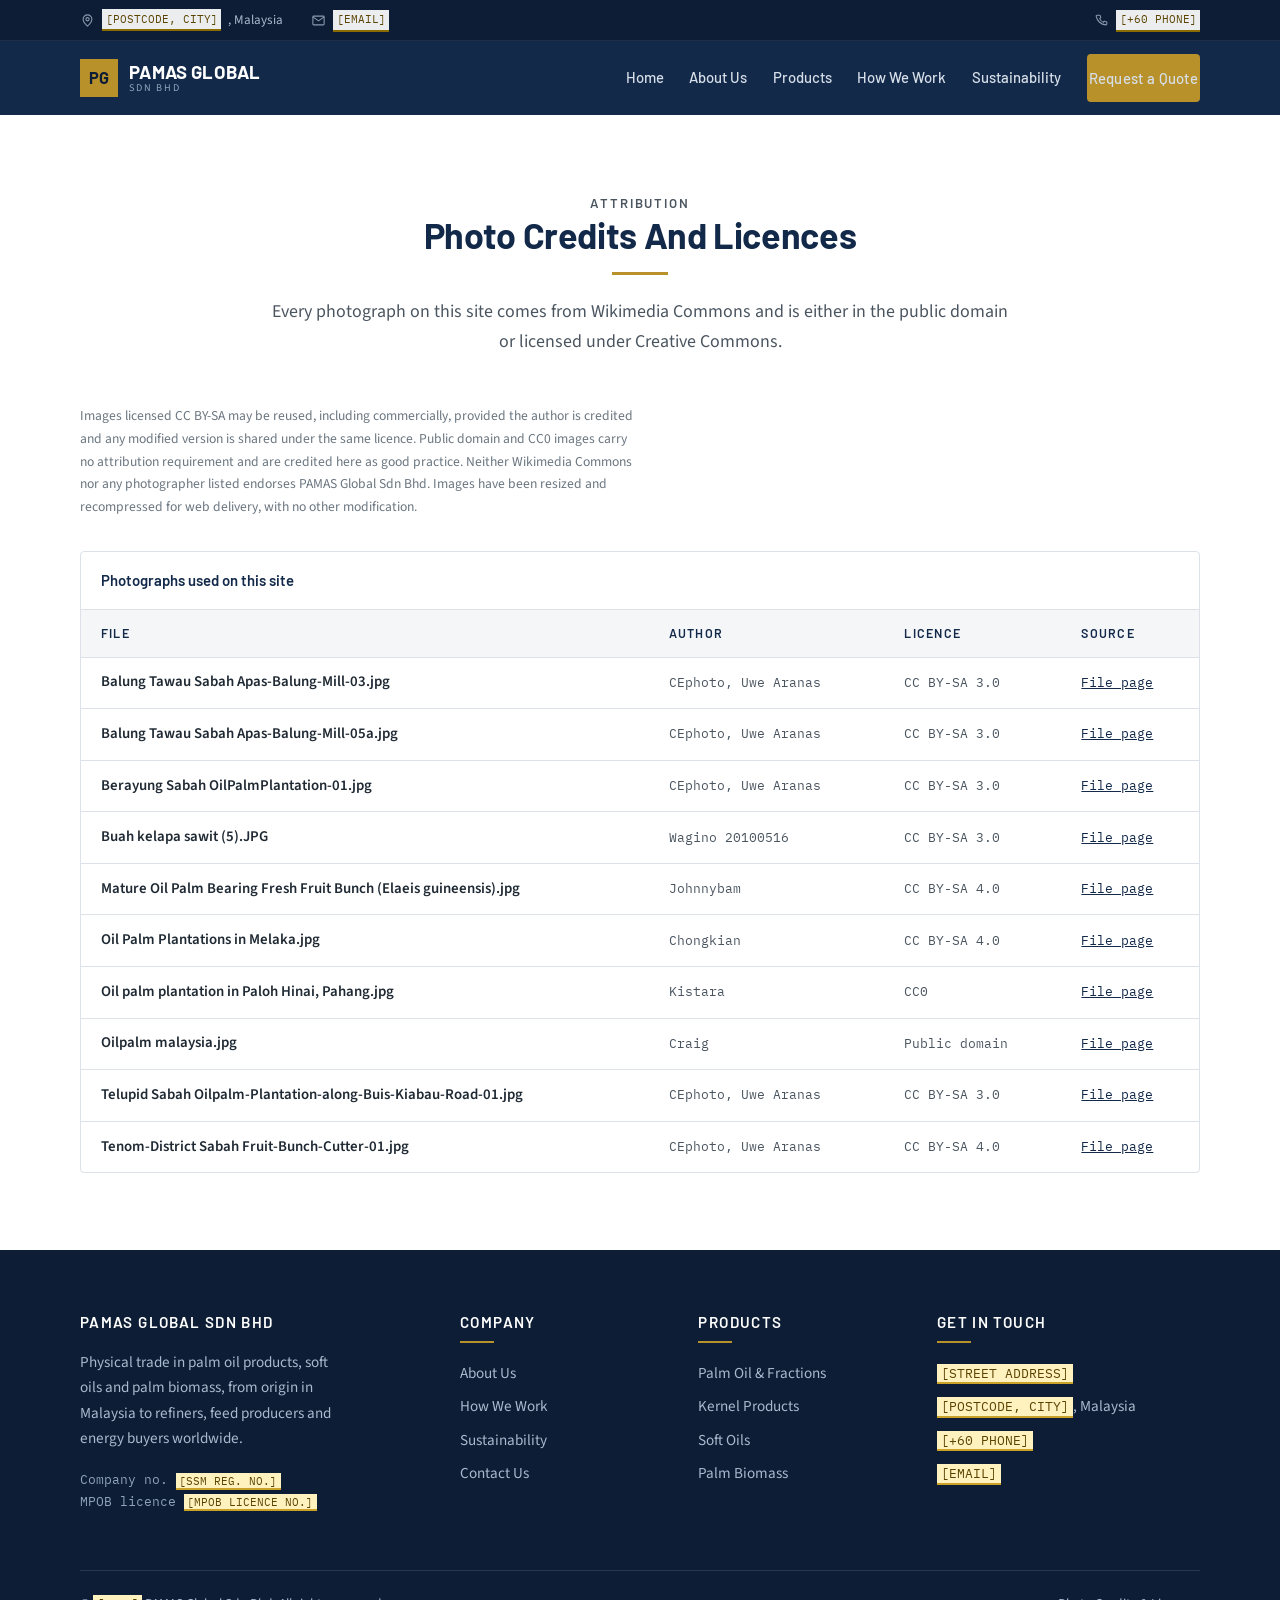
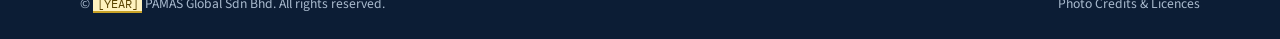
<file: credits.html>
<!DOCTYPE html>
<html lang="en">
<head>
<meta charset="utf-8">
<meta name="viewport" content="width=device-width, initial-scale=1">
<title>Photo Credits &amp; Licences | PAMAS Global Sdn Bhd</title>
<meta name="description" content="Attribution for photographs used on this site, sourced from Wikimedia Commons under public domain and Creative Commons licences.">
<link rel="stylesheet" href="assets/css/site.css">
</head>
<body>
<a class="skip" href="#main">Skip to main content</a>

<div class="topbar">
  <div class="wrap topbar__in">
    <span><svg width="15" height="15" viewBox="0 0 24 24" fill="none" stroke="currentColor" stroke-width="1.7" stroke-linecap="round" stroke-linejoin="round" aria-hidden="true"><path d="M12 21s7-6.2 7-11a7 7 0 1 0-14 0c0 4.8 7 11 7 11z"/><circle cx="12" cy="10" r="2.6"/></svg> <span class="tbd">[POSTCODE, CITY]</span>, Malaysia</span>
    <span><svg width="15" height="15" viewBox="0 0 24 24" fill="none" stroke="currentColor" stroke-width="1.7" stroke-linecap="round" stroke-linejoin="round" aria-hidden="true"><rect x="3" y="5" width="18" height="14" rx="1.5"/><path d="m3.5 6.5 8.5 6 8.5-6"/></svg> <a href="mailto:[EMAIL]"><span class="tbd">[EMAIL]</span></a></span>
    <span class="topbar__spacer"><svg width="15" height="15" viewBox="0 0 24 24" fill="none" stroke="currentColor" stroke-width="1.7" stroke-linecap="round" stroke-linejoin="round" aria-hidden="true"><path d="M6.5 3.5h3l1.5 4-2 1.5a12 12 0 0 0 6 6l1.5-2 4 1.5v3a1.5 1.5 0 0 1-1.6 1.5A16.5 16.5 0 0 1 3.5 5.1 1.5 1.5 0 0 1 5 3.5z"/></svg> <a href="tel:[PHONE]"><span class="tbd">[+60 PHONE]</span></a></span>
  </div>
</div>

<header class="masthead">
  <div class="wrap masthead__bar">
    <a class="brand" href="index.html">
      <span class="brand__mark">PG</span>
      <span class="brand__text">
        <span class="brand__name">PAMAS GLOBAL</span>
        <span class="brand__sub">Sdn Bhd</span>
      </span>
    </a>
    <button class="nav-toggle" aria-expanded="false" aria-controls="nav" aria-label="Open menu">
      <svg width="20" height="20" viewBox="0 0 24 24" fill="none" stroke="currentColor" stroke-width="2" aria-hidden="true"><path d="M3 6h18M3 12h18M3 18h18"/></svg>
    </button>
    <nav class="nav" id="nav" aria-label="Primary">
      <a href="index.html">Home</a>
      <a href="about.html">About Us</a>
      <a href="products.html">Products</a>
      <a href="process.html">How We Work</a>
      <a href="sustainability.html">Sustainability</a>
      <a class="btn btn--gold nav__cta" href="contact.html">Request a Quote</a>
    </nav>
  </div>
</header>

<main id="main">
  <section class="section">
    <div class="wrap">
      <div class="shead">
        <p class="shead__kicker">Attribution</p>
        <h2>Photo Credits And Licences</h2>
        <div class="shead__rule"></div>
        <p class="lede">Every photograph on this site comes from Wikimedia Commons and is either in the public domain or licensed under Creative Commons.</p>
      </div>      <p class="field__hint" style="max-width:80ch; margin-bottom:2rem">Images licensed
        CC BY-SA may be reused, including commercially, provided the author is credited and any
        modified version is shared under the same licence. Public domain and CC0 images carry no
        attribution requirement and are credited here as good practice. Neither Wikimedia Commons
        nor any photographer listed endorses PAMAS Global Sdn Bhd. Images have been resized and
        recompressed for web delivery, with no other modification.</p>
      <div class="tablewrap">
        <table class="spectable">
          <caption>Photographs used on this site</caption>
          <thead><tr><th scope="col">File</th><th scope="col">Author</th>
            <th scope="col">Licence</th><th scope="col">Source</th></tr></thead>
          <tbody>
            <tr><th scope="row">Balung Tawau Sabah Apas-Balung-Mill-03.jpg</th><td>CEphoto, Uwe Aranas</td>
              <td>CC BY-SA 3.0</td><td><a href="https://commons.wikimedia.org/wiki/File:Balung_Tawau_Sabah_Apas-Balung-Mill-03.jpg">File page</a></td></tr>
            <tr><th scope="row">Balung Tawau Sabah Apas-Balung-Mill-05a.jpg</th><td>CEphoto, Uwe Aranas</td>
              <td>CC BY-SA 3.0</td><td><a href="https://commons.wikimedia.org/wiki/File:Balung_Tawau_Sabah_Apas-Balung-Mill-05a.jpg">File page</a></td></tr>
            <tr><th scope="row">Berayung Sabah OilPalmPlantation-01.jpg</th><td>CEphoto, Uwe Aranas</td>
              <td>CC BY-SA 3.0</td><td><a href="https://commons.wikimedia.org/wiki/File:Berayung_Sabah_OilPalmPlantation-01.jpg">File page</a></td></tr>
            <tr><th scope="row">Buah kelapa sawit (5).JPG</th><td>Wagino 20100516</td>
              <td>CC BY-SA 3.0</td><td><a href="https://commons.wikimedia.org/wiki/File:Buah_kelapa_sawit_(5).JPG">File page</a></td></tr>
            <tr><th scope="row">Mature Oil Palm Bearing Fresh Fruit Bunch (Elaeis guineensis).jpg</th><td>Johnnybam</td>
              <td>CC BY-SA 4.0</td><td><a href="https://commons.wikimedia.org/wiki/File:Mature_Oil_Palm_Bearing_Fresh_Fruit_Bunch_(Elaeis_guineensis).jpg">File page</a></td></tr>
            <tr><th scope="row">Oil Palm Plantations in Melaka.jpg</th><td>Chongkian</td>
              <td>CC BY-SA 4.0</td><td><a href="https://commons.wikimedia.org/wiki/File:Oil_Palm_Plantations_in_Melaka.jpg">File page</a></td></tr>
            <tr><th scope="row">Oil palm plantation in Paloh Hinai, Pahang.jpg</th><td>Kistara</td>
              <td>CC0</td><td><a href="https://commons.wikimedia.org/wiki/File:Oil_palm_plantation_in_Paloh_Hinai,_Pahang.jpg">File page</a></td></tr>
            <tr><th scope="row">Oilpalm malaysia.jpg</th><td>Craig</td>
              <td>Public domain</td><td><a href="https://commons.wikimedia.org/wiki/File:Oilpalm_malaysia.jpg">File page</a></td></tr>
            <tr><th scope="row">Telupid Sabah Oilpalm-Plantation-along-Buis-Kiabau-Road-01.jpg</th><td>CEphoto, Uwe Aranas</td>
              <td>CC BY-SA 3.0</td><td><a href="https://commons.wikimedia.org/wiki/File:Telupid_Sabah_Oilpalm-Plantation-along-Buis-Kiabau-Road-01.jpg">File page</a></td></tr>
            <tr><th scope="row">Tenom-District Sabah Fruit-Bunch-Cutter-01.jpg</th><td>CEphoto, Uwe Aranas</td>
              <td>CC BY-SA 4.0</td><td><a href="https://commons.wikimedia.org/wiki/File:Tenom-District_Sabah_Fruit-Bunch-Cutter-01.jpg">File page</a></td></tr>
          </tbody>
        </table>
      </div>
    </div>
  </section>
</main>

<footer class="foot">
  <div class="wrap foot__in">
    <div class="foot__grid">
      <div>
        <h2>PAMAS Global Sdn Bhd</h2>
        <p style="max-width:34ch">
          Physical trade in palm oil products, soft oils and palm biomass, from
          origin in Malaysia to refiners, feed producers and energy buyers worldwide.
        </p>
        <p class="mono" style="font-size:.8rem; color:#8FA3BA">
          Company no. <span class="tbd">[SSM REG. NO.]</span><br>
          MPOB licence <span class="tbd">[MPOB LICENCE NO.]</span>
        </p>
      </div>
      <div>
        <h3>Company</h3>
        <ul>
          <li><a href="about.html">About Us</a></li>
          <li><a href="process.html">How We Work</a></li>
          <li><a href="sustainability.html">Sustainability</a></li>
          <li><a href="contact.html">Contact Us</a></li>
        </ul>
      </div>
      <div>
        <h3>Products</h3>
        <ul>
          <li><a href="products.html#palm">Palm Oil &amp; Fractions</a></li>
          <li><a href="products.html#kernel">Kernel Products</a></li>
          <li><a href="products.html#soft">Soft Oils</a></li>
          <li><a href="products.html#biomass">Palm Biomass</a></li>
        </ul>
      </div>
      <div>
        <h3>Get In Touch</h3>
        <ul>
          <li><span class="tbd">[STREET ADDRESS]</span></li>
          <li><span class="tbd">[POSTCODE, CITY]</span>, Malaysia</li>
          <li><a href="tel:[PHONE]"><span class="tbd">[+60 PHONE]</span></a></li>
          <li><a href="mailto:[EMAIL]"><span class="tbd">[EMAIL]</span></a></li>
        </ul>
      </div>
    </div>
    <div class="foot__base">
      <span>&copy; <span class="tbd">[YEAR]</span> PAMAS Global Sdn Bhd. All rights reserved.</span>
      <span><a href="credits.html">Photo Credits &amp; Licences</a></span>
    </div>
  </div>
</footer>

<script>
  var t = document.querySelector('.nav-toggle'), n = document.getElementById('nav');
  t.addEventListener('click', function () {
    var open = n.getAttribute('data-open') === 'true';
    n.setAttribute('data-open', String(!open));
    t.setAttribute('aria-expanded', String(!open));
    t.setAttribute('aria-label', open ? 'Open menu' : 'Close menu');
  });
</script>
</body>
</html>
</file>
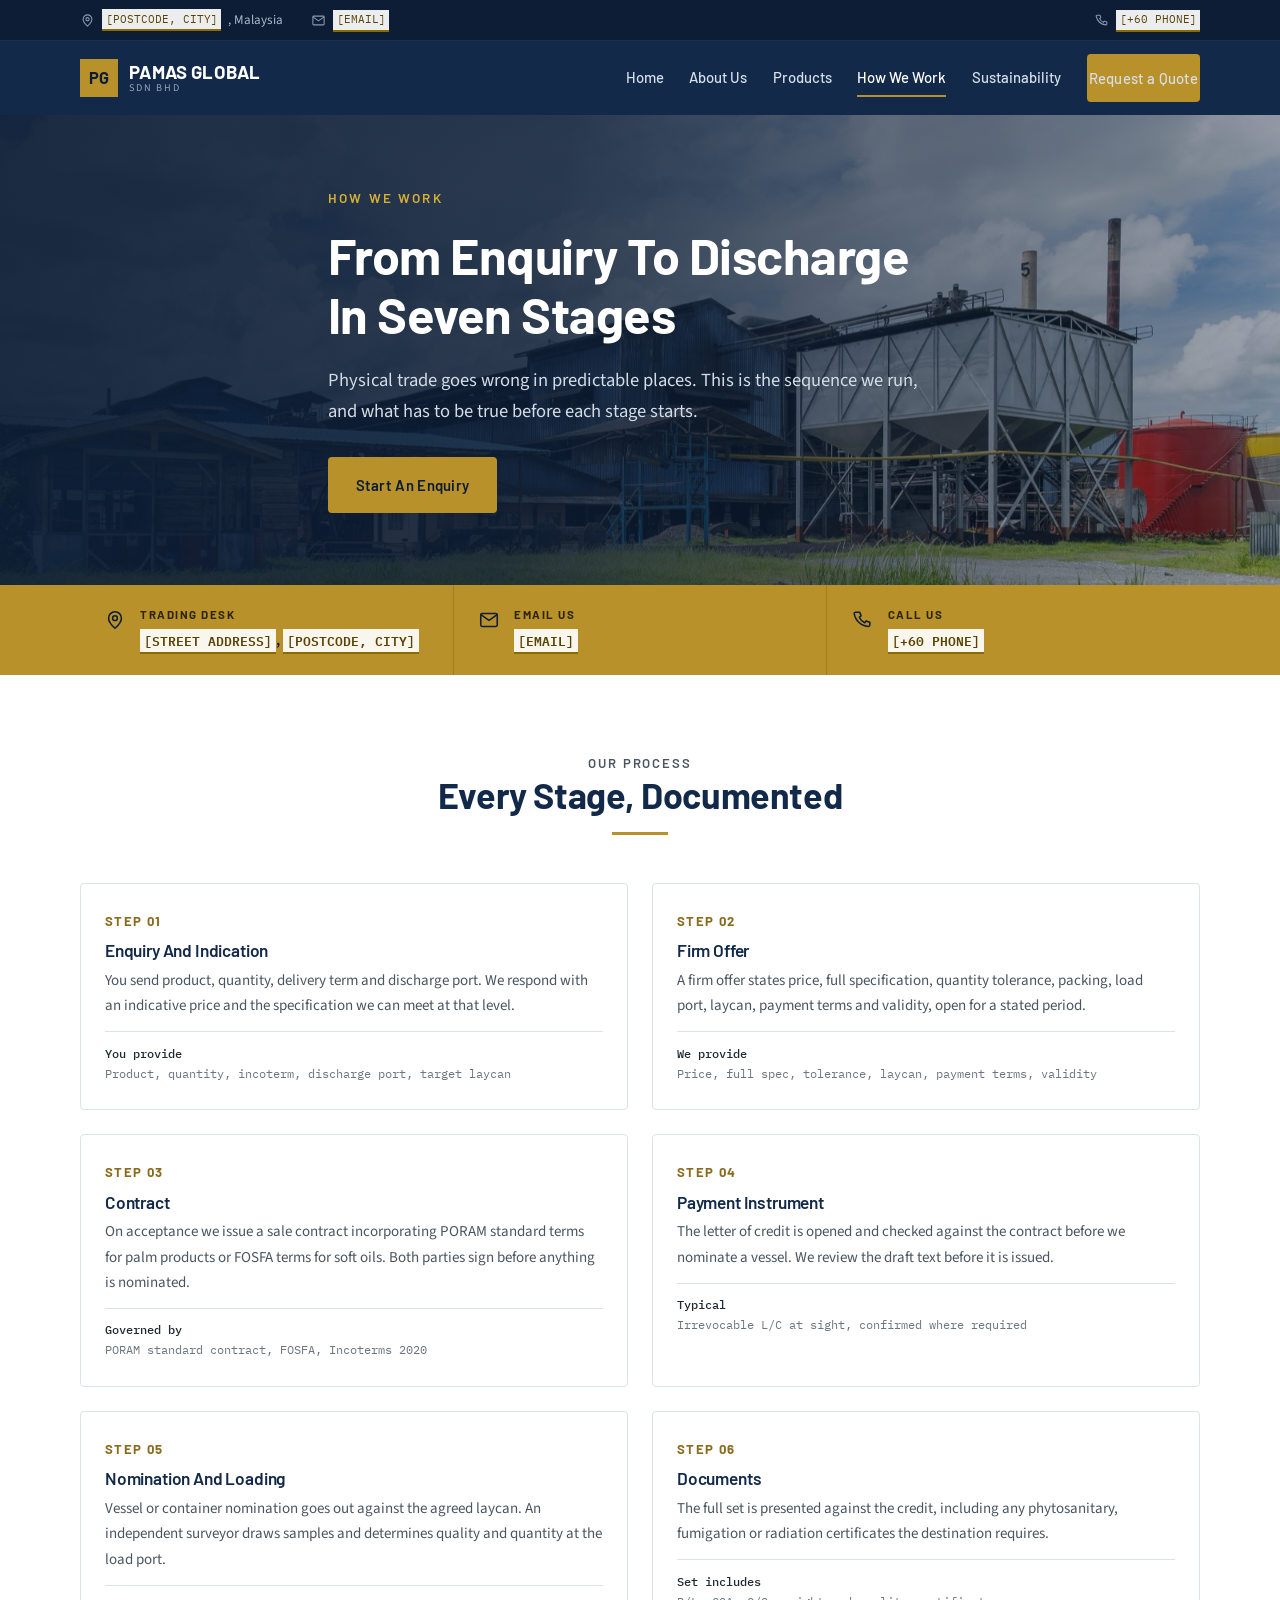
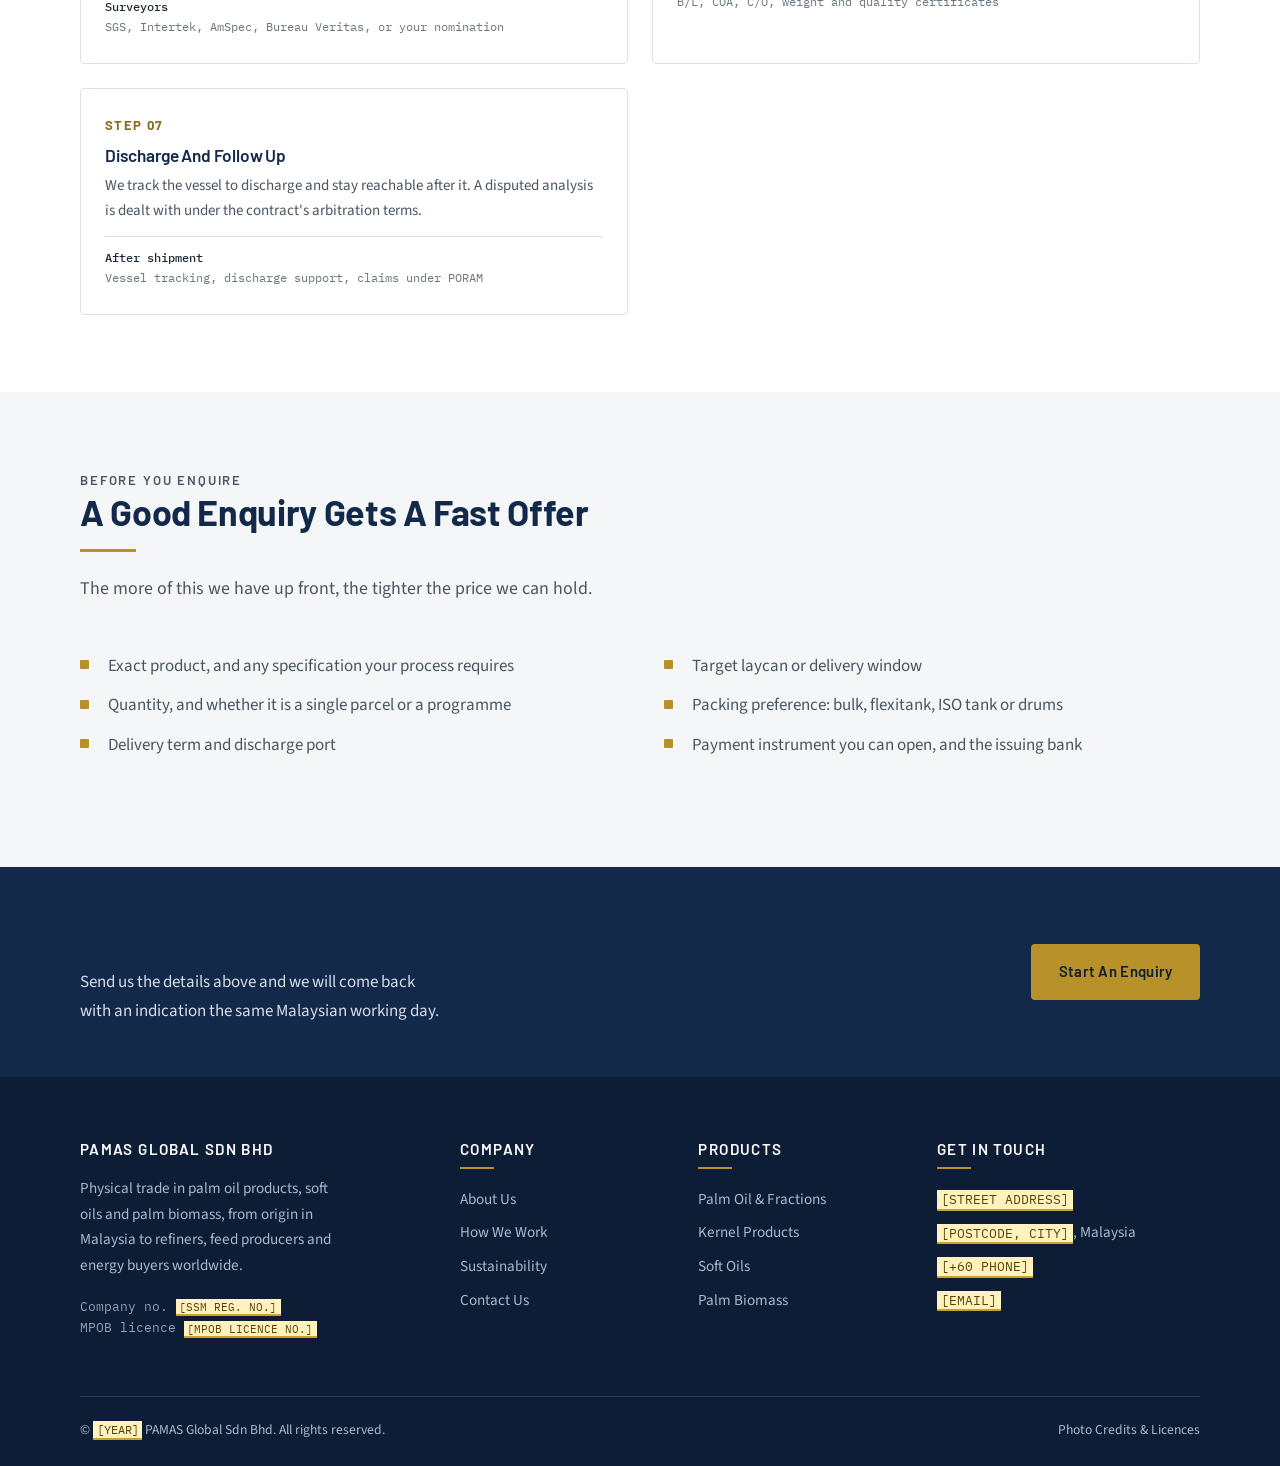
<file: process.html>
<!DOCTYPE html>
<html lang="en">
<head>
<meta charset="utf-8">
<meta name="viewport" content="width=device-width, initial-scale=1">
<title>How We Work | PAMAS Global Sdn Bhd</title>
<meta name="description" content="The seven stages of a physical commodity shipment with PAMAS Global, from enquiry and firm offer through contract, loading, documents and discharge.">
<link rel="stylesheet" href="assets/css/site.css">
</head>
<body>
<a class="skip" href="#main">Skip to main content</a>

<div class="topbar">
  <div class="wrap topbar__in">
    <span><svg width="15" height="15" viewBox="0 0 24 24" fill="none" stroke="currentColor" stroke-width="1.7" stroke-linecap="round" stroke-linejoin="round" aria-hidden="true"><path d="M12 21s7-6.2 7-11a7 7 0 1 0-14 0c0 4.8 7 11 7 11z"/><circle cx="12" cy="10" r="2.6"/></svg> <span class="tbd">[POSTCODE, CITY]</span>, Malaysia</span>
    <span><svg width="15" height="15" viewBox="0 0 24 24" fill="none" stroke="currentColor" stroke-width="1.7" stroke-linecap="round" stroke-linejoin="round" aria-hidden="true"><rect x="3" y="5" width="18" height="14" rx="1.5"/><path d="m3.5 6.5 8.5 6 8.5-6"/></svg> <a href="mailto:[EMAIL]"><span class="tbd">[EMAIL]</span></a></span>
    <span class="topbar__spacer"><svg width="15" height="15" viewBox="0 0 24 24" fill="none" stroke="currentColor" stroke-width="1.7" stroke-linecap="round" stroke-linejoin="round" aria-hidden="true"><path d="M6.5 3.5h3l1.5 4-2 1.5a12 12 0 0 0 6 6l1.5-2 4 1.5v3a1.5 1.5 0 0 1-1.6 1.5A16.5 16.5 0 0 1 3.5 5.1 1.5 1.5 0 0 1 5 3.5z"/></svg> <a href="tel:[PHONE]"><span class="tbd">[+60 PHONE]</span></a></span>
  </div>
</div>

<header class="masthead">
  <div class="wrap masthead__bar">
    <a class="brand" href="index.html">
      <span class="brand__mark">PG</span>
      <span class="brand__text">
        <span class="brand__name">PAMAS GLOBAL</span>
        <span class="brand__sub">Sdn Bhd</span>
      </span>
    </a>
    <button class="nav-toggle" aria-expanded="false" aria-controls="nav" aria-label="Open menu">
      <svg width="20" height="20" viewBox="0 0 24 24" fill="none" stroke="currentColor" stroke-width="2" aria-hidden="true"><path d="M3 6h18M3 12h18M3 18h18"/></svg>
    </button>
    <nav class="nav" id="nav" aria-label="Primary">
      <a href="index.html">Home</a>
      <a href="about.html">About Us</a>
      <a href="products.html">Products</a>
      <a href="process.html" aria-current="page">How We Work</a>
      <a href="sustainability.html">Sustainability</a>
      <a class="btn btn--gold nav__cta" href="contact.html">Request a Quote</a>
    </nav>
  </div>
</header>

<main id="main">
  <section class="hero hero--sm">
    <div class="hero__bg"><img src="assets/img/mill-interior.jpg" alt="" fetchpriority="high"></div>
    <div class="wrap hero__in">
      <p class="hero__kicker">How We Work</p>
      <h1>From Enquiry To Discharge In Seven Stages</h1>
      <p class="hero__sub">Physical trade goes wrong in predictable places. This is the sequence we run, and what has to be true before each stage starts.</p>
      <div class="btn-row">
        <a class="btn btn--gold" href="contact.html">Start An Enquiry</a>
      </div>
    </div>
  </section>

  <section class="cbar" aria-label="Contact details">
    <div class="wrap">
      <div class="cbar__grid">
        <div class="cbar__item"><svg width="22" height="22" viewBox="0 0 24 24" fill="none" stroke="currentColor" stroke-width="1.7" stroke-linecap="round" stroke-linejoin="round" aria-hidden="true"><path d="M12 21s7-6.2 7-11a7 7 0 1 0-14 0c0 4.8 7 11 7 11z"/><circle cx="12" cy="10" r="2.6"/></svg>
          <div><span class="cbar__k">Trading Desk</span>
            <span class="cbar__v"><span class="tbd">[STREET ADDRESS]</span>, <span class="tbd">[POSTCODE, CITY]</span></span></div></div>
        <div class="cbar__item"><svg width="22" height="22" viewBox="0 0 24 24" fill="none" stroke="currentColor" stroke-width="1.7" stroke-linecap="round" stroke-linejoin="round" aria-hidden="true"><rect x="3" y="5" width="18" height="14" rx="1.5"/><path d="m3.5 6.5 8.5 6 8.5-6"/></svg>
          <div><span class="cbar__k">Email Us</span>
            <span class="cbar__v"><a href="mailto:[EMAIL]"><span class="tbd">[EMAIL]</span></a></span></div></div>
        <div class="cbar__item"><svg width="22" height="22" viewBox="0 0 24 24" fill="none" stroke="currentColor" stroke-width="1.7" stroke-linecap="round" stroke-linejoin="round" aria-hidden="true"><path d="M6.5 3.5h3l1.5 4-2 1.5a12 12 0 0 0 6 6l1.5-2 4 1.5v3a1.5 1.5 0 0 1-1.6 1.5A16.5 16.5 0 0 1 3.5 5.1 1.5 1.5 0 0 1 5 3.5z"/></svg>
          <div><span class="cbar__k">Call Us</span>
            <span class="cbar__v"><a href="tel:[PHONE]"><span class="tbd">[+60 PHONE]</span></a></span></div></div>
      </div>
    </div>
  </section>

  <section class="section">
    <div class="wrap">
      <div class="shead">
        <p class="shead__kicker">Our Process</p>
        <h2>Every Stage, Documented</h2>
        <div class="shead__rule"></div>
        
      </div>      <ol class="steps">
        <li class="step">
          <div class="step__n"></div>
          <h3>Enquiry And Indication</h3>
          <p>You send product, quantity, delivery term and discharge port. We respond with an indicative price and the specification we can meet at that level.</p>
          <div class="step__meta"><b>You provide</b><br>Product, quantity, incoterm, discharge port, target laycan</div>
        </li>
        <li class="step">
          <div class="step__n"></div>
          <h3>Firm Offer</h3>
          <p>A firm offer states price, full specification, quantity tolerance, packing, load port, laycan, payment terms and validity, open for a stated period.</p>
          <div class="step__meta"><b>We provide</b><br>Price, full spec, tolerance, laycan, payment terms, validity</div>
        </li>
        <li class="step">
          <div class="step__n"></div>
          <h3>Contract</h3>
          <p>On acceptance we issue a sale contract incorporating PORAM standard terms for palm products or FOSFA terms for soft oils. Both parties sign before anything is nominated.</p>
          <div class="step__meta"><b>Governed by</b><br>PORAM standard contract, FOSFA, Incoterms 2020</div>
        </li>
        <li class="step">
          <div class="step__n"></div>
          <h3>Payment Instrument</h3>
          <p>The letter of credit is opened and checked against the contract before we nominate a vessel. We review the draft text before it is issued.</p>
          <div class="step__meta"><b>Typical</b><br>Irrevocable L/C at sight, confirmed where required</div>
        </li>
        <li class="step">
          <div class="step__n"></div>
          <h3>Nomination And Loading</h3>
          <p>Vessel or container nomination goes out against the agreed laycan. An independent surveyor draws samples and determines quality and quantity at the load port.</p>
          <div class="step__meta"><b>Surveyors</b><br>SGS, Intertek, AmSpec, Bureau Veritas, or your nomination</div>
        </li>
        <li class="step">
          <div class="step__n"></div>
          <h3>Documents</h3>
          <p>The full set is presented against the credit, including any phytosanitary, fumigation or radiation certificates the destination requires.</p>
          <div class="step__meta"><b>Set includes</b><br>B/L, COA, C/O, weight and quality certificates</div>
        </li>
        <li class="step">
          <div class="step__n"></div>
          <h3>Discharge And Follow Up</h3>
          <p>We track the vessel to discharge and stay reachable after it. A disputed analysis is dealt with under the contract's arbitration terms.</p>
          <div class="step__meta"><b>After shipment</b><br>Vessel tracking, discharge support, claims under PORAM</div>
        </li>
      </ol>
    </div>
  </section>

  <section class="section section--grey">
    <div class="wrap">
      <div class="shead shead--left">
        <p class="shead__kicker">Before You Enquire</p>
        <h2>A Good Enquiry Gets A Fast Offer</h2>
        <div class="shead__rule"></div>
        <p class="lede">The more of this we have up front, the tighter the price we can hold.</p>
      </div>      <ul class="ticks cols2">
        <li>Exact product, and any specification your process requires</li>
        <li>Quantity, and whether it is a single parcel or a programme</li>
        <li>Delivery term and discharge port</li>
        <li>Target laycan or delivery window</li>
        <li>Packing preference: bulk, flexitank, ISO tank or drums</li>
        <li>Payment instrument you can open, and the issuing bank</li>
      </ul>
    </div>
  </section>

  <section class="ctaband">
    <div class="wrap ctaband__in">
      <div>
        <h2>Ready To Start?</h2>
        <p>Send us the details above and we will come back with an indication the same Malaysian working day.</p>
      </div>
      <div class="btn-row">
        <a class="btn btn--gold" href="contact.html">Start An Enquiry</a>
      </div>
    </div>
  </section>
</main>

<footer class="foot">
  <div class="wrap foot__in">
    <div class="foot__grid">
      <div>
        <h2>PAMAS Global Sdn Bhd</h2>
        <p style="max-width:34ch">
          Physical trade in palm oil products, soft oils and palm biomass, from
          origin in Malaysia to refiners, feed producers and energy buyers worldwide.
        </p>
        <p class="mono" style="font-size:.8rem; color:#8FA3BA">
          Company no. <span class="tbd">[SSM REG. NO.]</span><br>
          MPOB licence <span class="tbd">[MPOB LICENCE NO.]</span>
        </p>
      </div>
      <div>
        <h3>Company</h3>
        <ul>
          <li><a href="about.html">About Us</a></li>
          <li><a href="process.html">How We Work</a></li>
          <li><a href="sustainability.html">Sustainability</a></li>
          <li><a href="contact.html">Contact Us</a></li>
        </ul>
      </div>
      <div>
        <h3>Products</h3>
        <ul>
          <li><a href="products.html#palm">Palm Oil &amp; Fractions</a></li>
          <li><a href="products.html#kernel">Kernel Products</a></li>
          <li><a href="products.html#soft">Soft Oils</a></li>
          <li><a href="products.html#biomass">Palm Biomass</a></li>
        </ul>
      </div>
      <div>
        <h3>Get In Touch</h3>
        <ul>
          <li><span class="tbd">[STREET ADDRESS]</span></li>
          <li><span class="tbd">[POSTCODE, CITY]</span>, Malaysia</li>
          <li><a href="tel:[PHONE]"><span class="tbd">[+60 PHONE]</span></a></li>
          <li><a href="mailto:[EMAIL]"><span class="tbd">[EMAIL]</span></a></li>
        </ul>
      </div>
    </div>
    <div class="foot__base">
      <span>&copy; <span class="tbd">[YEAR]</span> PAMAS Global Sdn Bhd. All rights reserved.</span>
      <span><a href="credits.html">Photo Credits &amp; Licences</a></span>
    </div>
  </div>
</footer>

<script>
  var t = document.querySelector('.nav-toggle'), n = document.getElementById('nav');
  t.addEventListener('click', function () {
    var open = n.getAttribute('data-open') === 'true';
    n.setAttribute('data-open', String(!open));
    t.setAttribute('aria-expanded', String(!open));
    t.setAttribute('aria-label', open ? 'Open menu' : 'Close menu');
  });
</script>
</body>
</html>
</file>
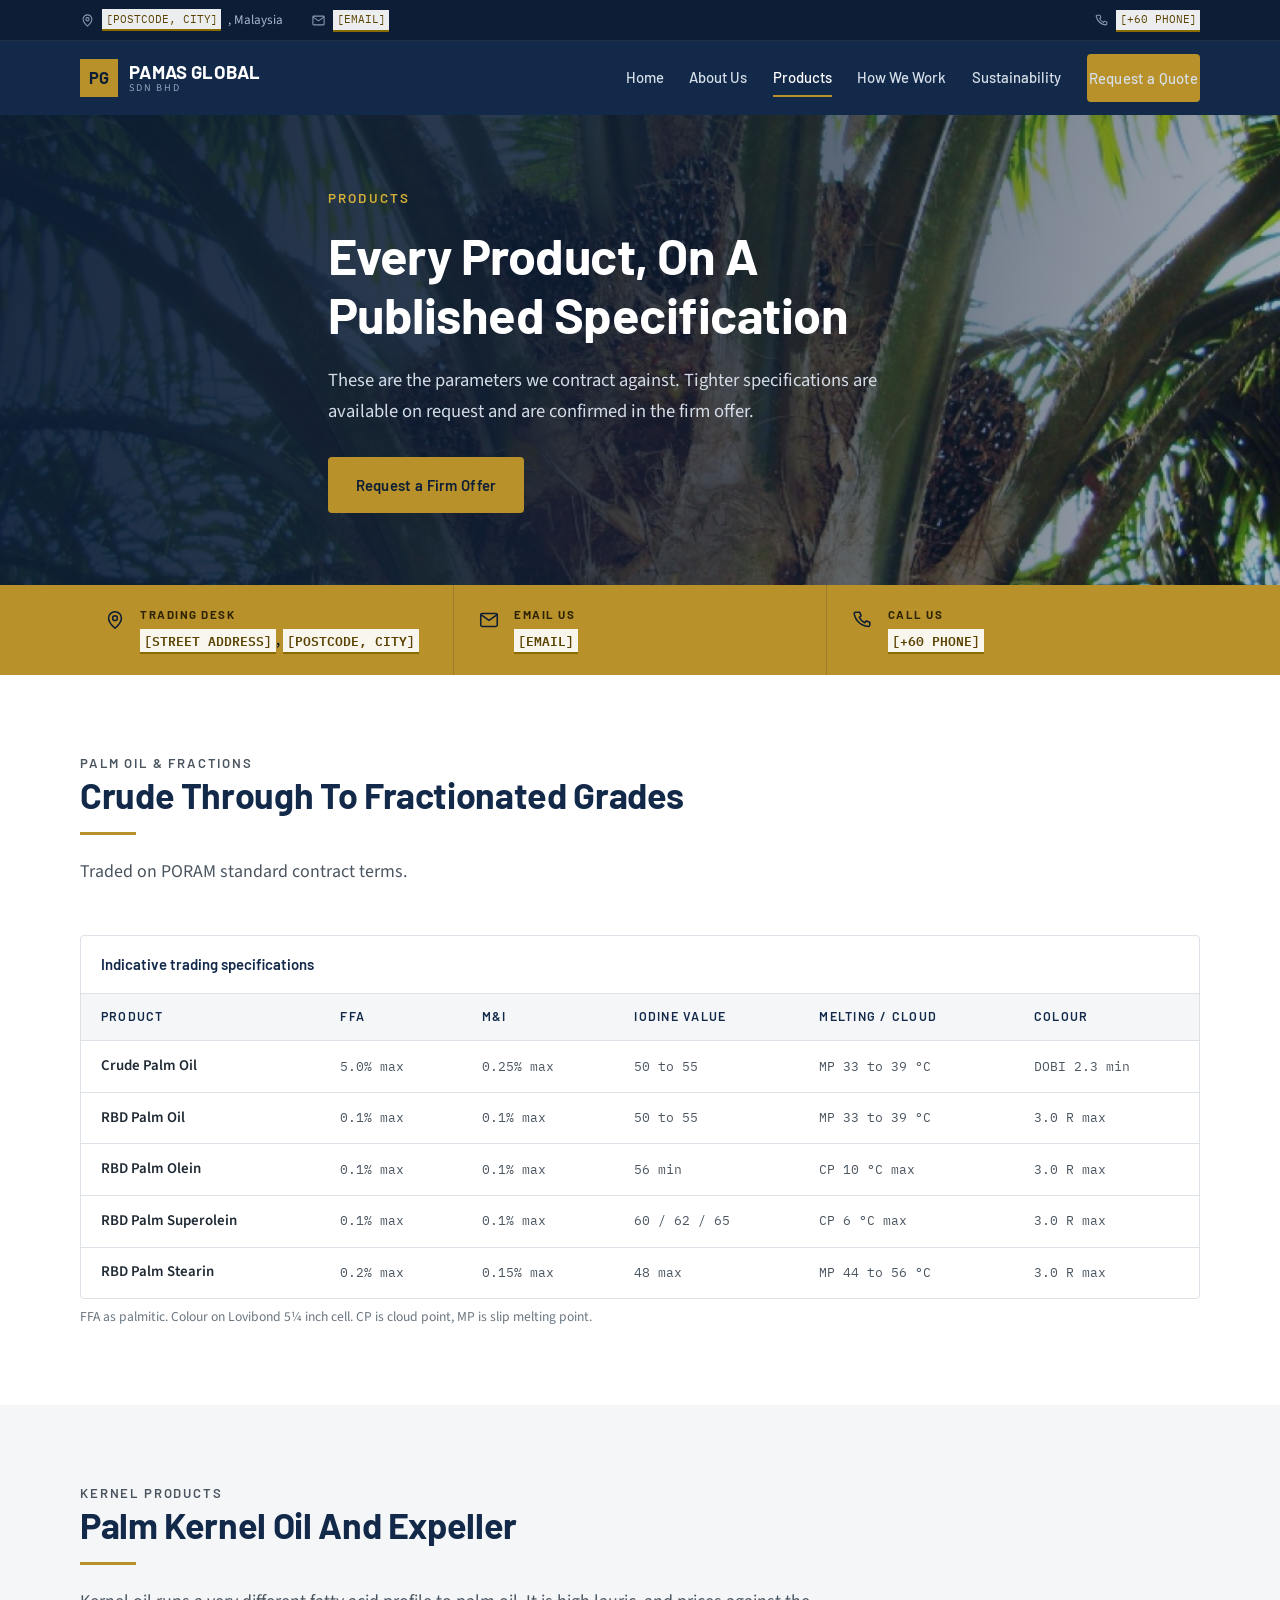
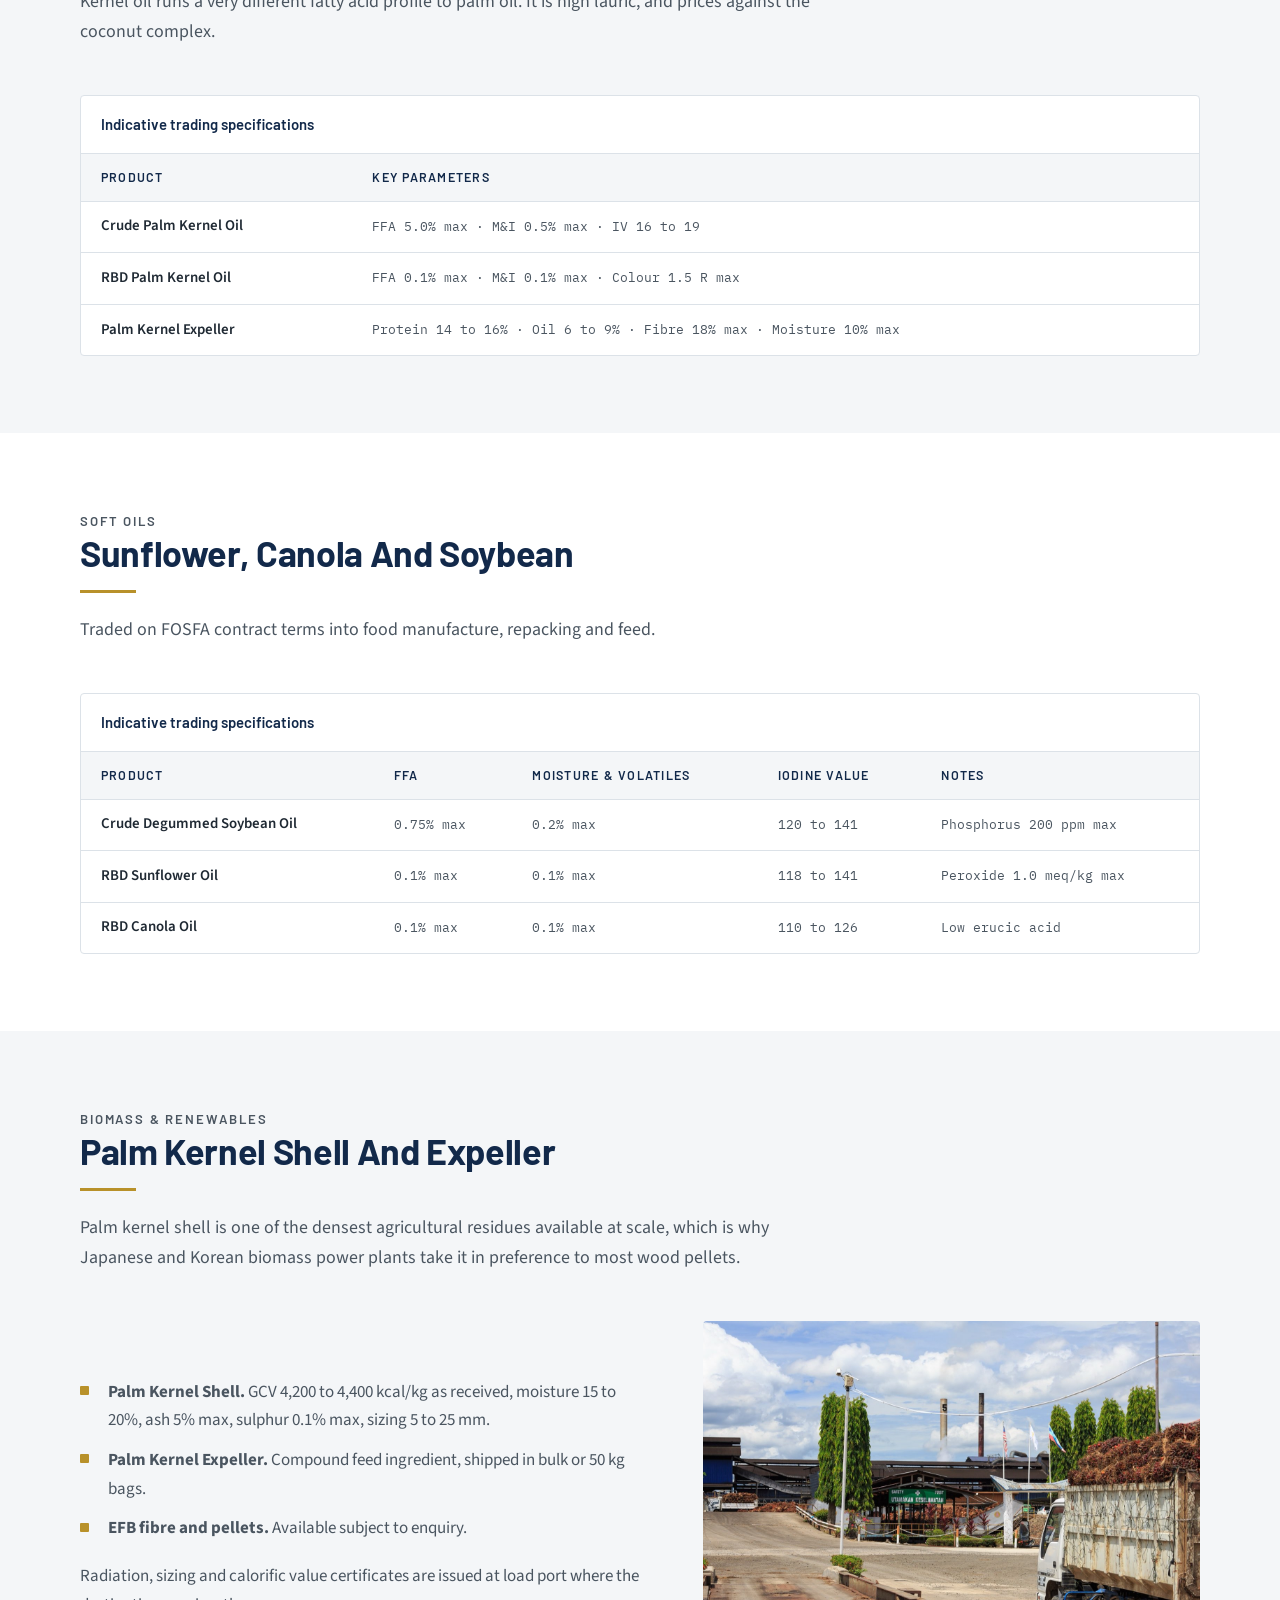
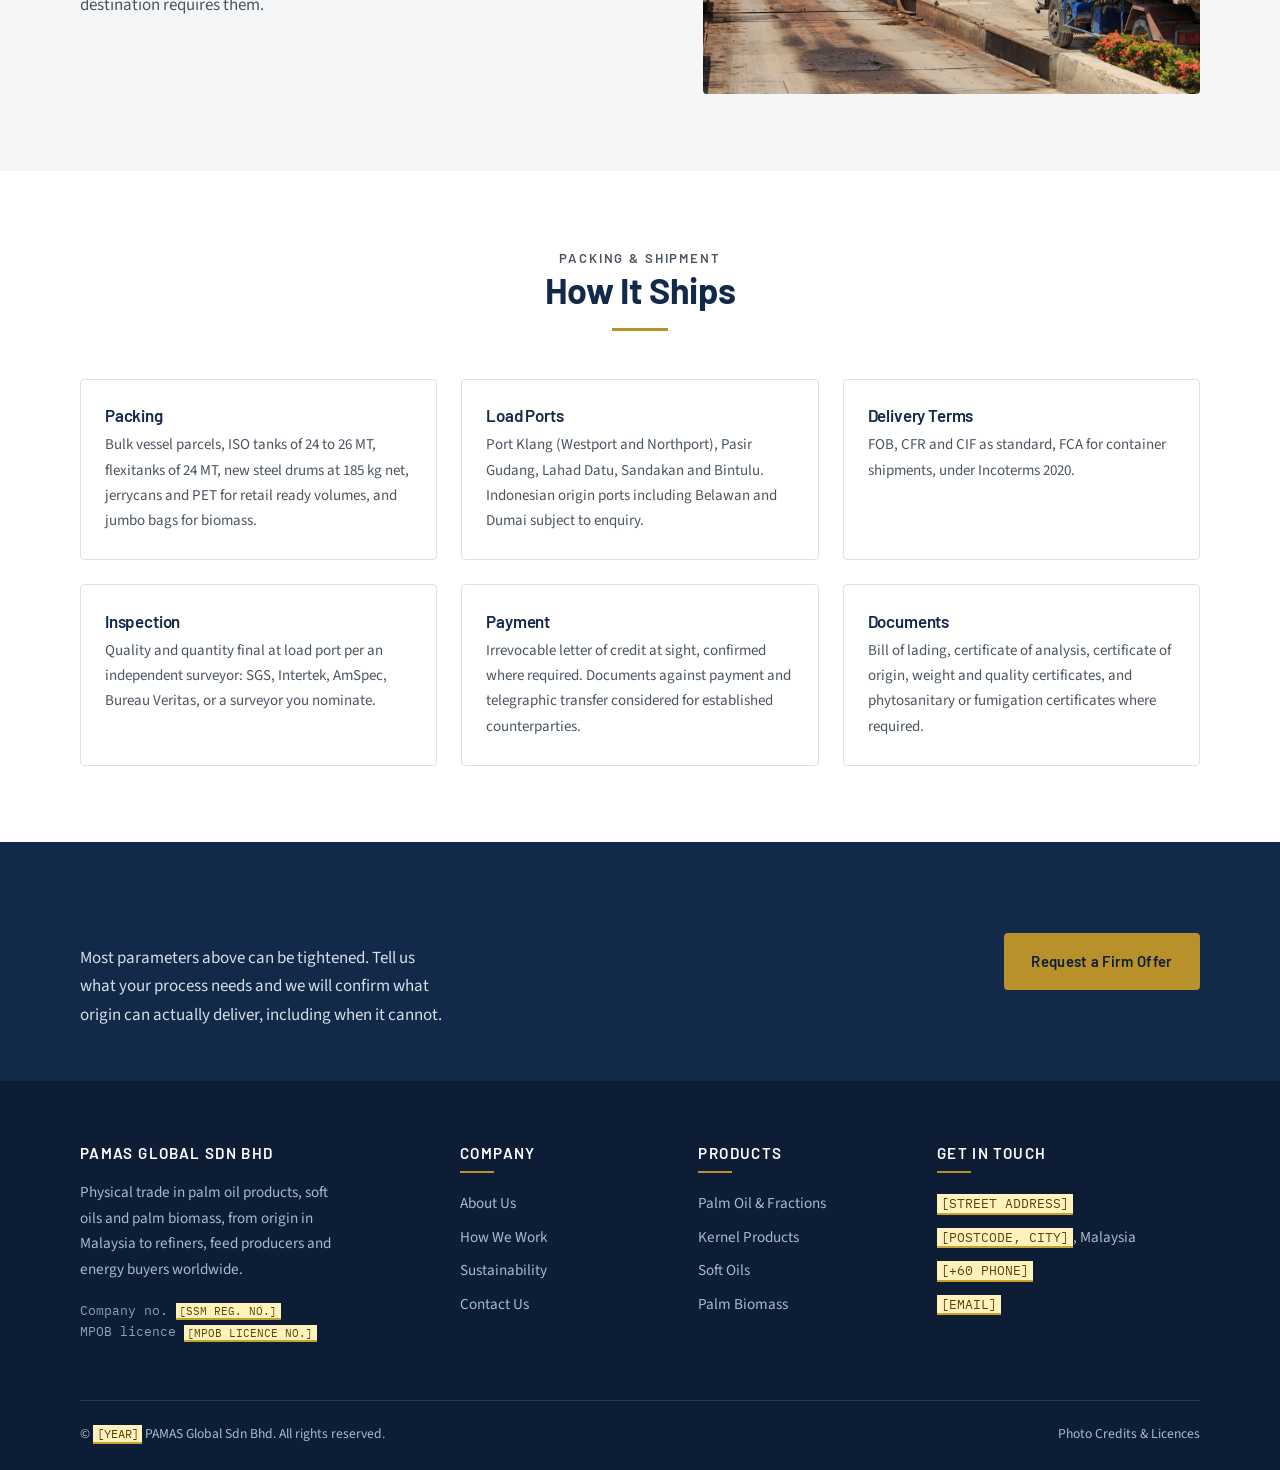
<file: products.html>
<!DOCTYPE html>
<html lang="en">
<head>
<meta charset="utf-8">
<meta name="viewport" content="width=device-width, initial-scale=1">
<title>Products &amp; Specifications | PAMAS Global Sdn Bhd</title>
<meta name="description" content="Full trading specifications for palm oil and fractions, palm kernel products, soft oils and palm biomass, with packing, load ports and contract terms.">
<link rel="stylesheet" href="assets/css/site.css">
</head>
<body>
<a class="skip" href="#main">Skip to main content</a>

<div class="topbar">
  <div class="wrap topbar__in">
    <span><svg width="15" height="15" viewBox="0 0 24 24" fill="none" stroke="currentColor" stroke-width="1.7" stroke-linecap="round" stroke-linejoin="round" aria-hidden="true"><path d="M12 21s7-6.2 7-11a7 7 0 1 0-14 0c0 4.8 7 11 7 11z"/><circle cx="12" cy="10" r="2.6"/></svg> <span class="tbd">[POSTCODE, CITY]</span>, Malaysia</span>
    <span><svg width="15" height="15" viewBox="0 0 24 24" fill="none" stroke="currentColor" stroke-width="1.7" stroke-linecap="round" stroke-linejoin="round" aria-hidden="true"><rect x="3" y="5" width="18" height="14" rx="1.5"/><path d="m3.5 6.5 8.5 6 8.5-6"/></svg> <a href="mailto:[EMAIL]"><span class="tbd">[EMAIL]</span></a></span>
    <span class="topbar__spacer"><svg width="15" height="15" viewBox="0 0 24 24" fill="none" stroke="currentColor" stroke-width="1.7" stroke-linecap="round" stroke-linejoin="round" aria-hidden="true"><path d="M6.5 3.5h3l1.5 4-2 1.5a12 12 0 0 0 6 6l1.5-2 4 1.5v3a1.5 1.5 0 0 1-1.6 1.5A16.5 16.5 0 0 1 3.5 5.1 1.5 1.5 0 0 1 5 3.5z"/></svg> <a href="tel:[PHONE]"><span class="tbd">[+60 PHONE]</span></a></span>
  </div>
</div>

<header class="masthead">
  <div class="wrap masthead__bar">
    <a class="brand" href="index.html">
      <span class="brand__mark">PG</span>
      <span class="brand__text">
        <span class="brand__name">PAMAS GLOBAL</span>
        <span class="brand__sub">Sdn Bhd</span>
      </span>
    </a>
    <button class="nav-toggle" aria-expanded="false" aria-controls="nav" aria-label="Open menu">
      <svg width="20" height="20" viewBox="0 0 24 24" fill="none" stroke="currentColor" stroke-width="2" aria-hidden="true"><path d="M3 6h18M3 12h18M3 18h18"/></svg>
    </button>
    <nav class="nav" id="nav" aria-label="Primary">
      <a href="index.html">Home</a>
      <a href="about.html">About Us</a>
      <a href="products.html" aria-current="page">Products</a>
      <a href="process.html">How We Work</a>
      <a href="sustainability.html">Sustainability</a>
      <a class="btn btn--gold nav__cta" href="contact.html">Request a Quote</a>
    </nav>
  </div>
</header>

<main id="main">
  <section class="hero hero--sm">
    <div class="hero__bg"><img src="assets/img/ffb-bunch-alt.jpg" alt="" fetchpriority="high"></div>
    <div class="wrap hero__in">
      <p class="hero__kicker">Products</p>
      <h1>Every Product, On A Published Specification</h1>
      <p class="hero__sub">These are the parameters we contract against. Tighter specifications are available on request and are confirmed in the firm offer.</p>
      <div class="btn-row">
        <a class="btn btn--gold" href="contact.html">Request a Firm Offer</a>
      </div>
    </div>
  </section>

  <section class="cbar" aria-label="Contact details">
    <div class="wrap">
      <div class="cbar__grid">
        <div class="cbar__item"><svg width="22" height="22" viewBox="0 0 24 24" fill="none" stroke="currentColor" stroke-width="1.7" stroke-linecap="round" stroke-linejoin="round" aria-hidden="true"><path d="M12 21s7-6.2 7-11a7 7 0 1 0-14 0c0 4.8 7 11 7 11z"/><circle cx="12" cy="10" r="2.6"/></svg>
          <div><span class="cbar__k">Trading Desk</span>
            <span class="cbar__v"><span class="tbd">[STREET ADDRESS]</span>, <span class="tbd">[POSTCODE, CITY]</span></span></div></div>
        <div class="cbar__item"><svg width="22" height="22" viewBox="0 0 24 24" fill="none" stroke="currentColor" stroke-width="1.7" stroke-linecap="round" stroke-linejoin="round" aria-hidden="true"><rect x="3" y="5" width="18" height="14" rx="1.5"/><path d="m3.5 6.5 8.5 6 8.5-6"/></svg>
          <div><span class="cbar__k">Email Us</span>
            <span class="cbar__v"><a href="mailto:[EMAIL]"><span class="tbd">[EMAIL]</span></a></span></div></div>
        <div class="cbar__item"><svg width="22" height="22" viewBox="0 0 24 24" fill="none" stroke="currentColor" stroke-width="1.7" stroke-linecap="round" stroke-linejoin="round" aria-hidden="true"><path d="M6.5 3.5h3l1.5 4-2 1.5a12 12 0 0 0 6 6l1.5-2 4 1.5v3a1.5 1.5 0 0 1-1.6 1.5A16.5 16.5 0 0 1 3.5 5.1 1.5 1.5 0 0 1 5 3.5z"/></svg>
          <div><span class="cbar__k">Call Us</span>
            <span class="cbar__v"><a href="tel:[PHONE]"><span class="tbd">[+60 PHONE]</span></a></span></div></div>
      </div>
    </div>
  </section>

  <section class="section">
    <div class="wrap">
      <div class="shead shead--left">
        <p class="shead__kicker">Palm Oil &amp; Fractions</p>
        <h2>Crude Through To Fractionated Grades</h2>
        <div class="shead__rule"></div>
        <p class="lede">Traded on PORAM standard contract terms.</p>
      </div>      <div class="tablewrap" id="palm">
        <table class="spectable">
          <caption>Indicative trading specifications</caption>
          <thead><tr><th scope="col">Product</th><th scope="col">FFA</th><th scope="col">M&amp;I</th>
            <th scope="col">Iodine Value</th><th scope="col">Melting / Cloud</th><th scope="col">Colour</th></tr></thead>
          <tbody>
            <tr><th scope="row">Crude Palm Oil</th><td>5.0% max</td><td>0.25% max</td><td>50 to 55</td><td>MP 33 to 39 &deg;C</td><td>DOBI 2.3 min</td></tr>
            <tr><th scope="row">RBD Palm Oil</th><td>0.1% max</td><td>0.1% max</td><td>50 to 55</td><td>MP 33 to 39 &deg;C</td><td>3.0 R max</td></tr>
            <tr><th scope="row">RBD Palm Olein</th><td>0.1% max</td><td>0.1% max</td><td>56 min</td><td>CP 10 &deg;C max</td><td>3.0 R max</td></tr>
            <tr><th scope="row">RBD Palm Superolein</th><td>0.1% max</td><td>0.1% max</td><td>60 / 62 / 65</td><td>CP 6 &deg;C max</td><td>3.0 R max</td></tr>
            <tr><th scope="row">RBD Palm Stearin</th><td>0.2% max</td><td>0.15% max</td><td>48 max</td><td>MP 44 to 56 &deg;C</td><td>3.0 R max</td></tr>
          </tbody>
        </table>
      </div>
      <p class="field__hint">FFA as palmitic. Colour on Lovibond 5&frac14; inch cell.
        CP is cloud point, MP is slip melting point.</p>
    </div>
  </section>

  <section class="section section--grey">
    <div class="wrap">
      <div class="shead shead--left">
        <p class="shead__kicker">Kernel Products</p>
        <h2>Palm Kernel Oil And Expeller</h2>
        <div class="shead__rule"></div>
        <p class="lede">Kernel oil runs a very different fatty acid profile to palm oil. It is high lauric, and prices against the coconut complex.</p>
      </div>      <div class="tablewrap" id="kernel">
        <table class="spectable" style="min-width:520px">
          <caption>Indicative trading specifications</caption>
          <thead><tr><th scope="col">Product</th><th scope="col">Key Parameters</th></tr></thead>
          <tbody>
            <tr><th scope="row">Crude Palm Kernel Oil</th><td>FFA 5.0% max &middot; M&amp;I 0.5% max &middot; IV 16 to 19</td></tr>
            <tr><th scope="row">RBD Palm Kernel Oil</th><td>FFA 0.1% max &middot; M&amp;I 0.1% max &middot; Colour 1.5 R max</td></tr>
            <tr><th scope="row">Palm Kernel Expeller</th><td>Protein 14 to 16% &middot; Oil 6 to 9% &middot; Fibre 18% max &middot; Moisture 10% max</td></tr>
          </tbody>
        </table>
      </div>
    </div>
  </section>

  <section class="section">
    <div class="wrap">
      <div class="shead shead--left">
        <p class="shead__kicker">Soft Oils</p>
        <h2>Sunflower, Canola And Soybean</h2>
        <div class="shead__rule"></div>
        <p class="lede">Traded on FOSFA contract terms into food manufacture, repacking and feed.</p>
      </div>      <div class="tablewrap" id="soft">
        <table class="spectable">
          <caption>Indicative trading specifications</caption>
          <thead><tr><th scope="col">Product</th><th scope="col">FFA</th>
            <th scope="col">Moisture &amp; Volatiles</th><th scope="col">Iodine Value</th><th scope="col">Notes</th></tr></thead>
          <tbody>
            <tr><th scope="row">Crude Degummed Soybean Oil</th><td>0.75% max</td><td>0.2% max</td><td>120 to 141</td><td>Phosphorus 200 ppm max</td></tr>
            <tr><th scope="row">RBD Sunflower Oil</th><td>0.1% max</td><td>0.1% max</td><td>118 to 141</td><td>Peroxide 1.0 meq/kg max</td></tr>
            <tr><th scope="row">RBD Canola Oil</th><td>0.1% max</td><td>0.1% max</td><td>110 to 126</td><td>Low erucic acid</td></tr>
          </tbody>
        </table>
      </div>
    </div>
  </section>

  <section class="section section--grey">
    <div class="wrap">
      <div class="shead shead--left">
        <p class="shead__kicker">Biomass &amp; Renewables</p>
        <h2>Palm Kernel Shell And Expeller</h2>
        <div class="shead__rule"></div>
        <p class="lede">Palm kernel shell is one of the densest agricultural residues available at scale, which is why Japanese and Korean biomass power plants take it in preference to most wood pellets.</p>
      </div>      <div class="split split--wide-l" id="biomass">
        <div>
          <ul class="ticks">
            <li><strong>Palm Kernel Shell.</strong> GCV 4,200 to 4,400 kcal/kg as received,
              moisture 15 to 20%, ash 5% max, sulphur 0.1% max, sizing 5 to 25 mm.</li>
            <li><strong>Palm Kernel Expeller.</strong> Compound feed ingredient, shipped in
              bulk or 50 kg bags.</li>
            <li><strong>EFB fibre and pellets.</strong> Available subject to enquiry.</li>
          </ul>
          <p>Radiation, sizing and calorific value certificates are issued at load port where
            the destination requires them.</p>
        </div>
        <div class="split__media">
          <img src="assets/img/mill-sterilizer.jpg" alt="Fresh fruit bunches delivered to a palm oil mill" loading="lazy">
        </div>
      </div>
    </div>
  </section>

  <section class="section">
    <div class="wrap">
      <div class="shead">
        <p class="shead__kicker">Packing &amp; Shipment</p>
        <h2>How It Ships</h2>
        <div class="shead__rule"></div>
        
      </div>      <div class="reasons">
        <div class="reason"><h3>Packing</h3><p>Bulk vessel parcels, ISO tanks of 24 to 26 MT,
          flexitanks of 24 MT, new steel drums at 185 kg net, jerrycans and PET for retail
          ready volumes, and jumbo bags for biomass.</p></div>
        <div class="reason"><h3>Load Ports</h3><p>Port Klang (Westport and Northport), Pasir
          Gudang, Lahad Datu, Sandakan and Bintulu. Indonesian origin ports including Belawan
          and Dumai subject to enquiry.</p></div>
        <div class="reason"><h3>Delivery Terms</h3><p>FOB, CFR and CIF as standard, FCA for
          container shipments, under Incoterms 2020.</p></div>
        <div class="reason"><h3>Inspection</h3><p>Quality and quantity final at load port per
          an independent surveyor: SGS, Intertek, AmSpec, Bureau Veritas, or a surveyor you
          nominate.</p></div>
        <div class="reason"><h3>Payment</h3><p>Irrevocable letter of credit at sight, confirmed
          where required. Documents against payment and telegraphic transfer considered for
          established counterparties.</p></div>
        <div class="reason"><h3>Documents</h3><p>Bill of lading, certificate of analysis,
          certificate of origin, weight and quality certificates, and phytosanitary or
          fumigation certificates where required.</p></div>
      </div>
    </div>
  </section>

  <section class="ctaband">
    <div class="wrap ctaband__in">
      <div>
        <h2>Need A Tighter Specification?</h2>
        <p>Most parameters above can be tightened. Tell us what your process needs and we will confirm what origin can actually deliver, including when it cannot.</p>
      </div>
      <div class="btn-row">
        <a class="btn btn--gold" href="contact.html">Request a Firm Offer</a>
      </div>
    </div>
  </section>
</main>

<footer class="foot">
  <div class="wrap foot__in">
    <div class="foot__grid">
      <div>
        <h2>PAMAS Global Sdn Bhd</h2>
        <p style="max-width:34ch">
          Physical trade in palm oil products, soft oils and palm biomass, from
          origin in Malaysia to refiners, feed producers and energy buyers worldwide.
        </p>
        <p class="mono" style="font-size:.8rem; color:#8FA3BA">
          Company no. <span class="tbd">[SSM REG. NO.]</span><br>
          MPOB licence <span class="tbd">[MPOB LICENCE NO.]</span>
        </p>
      </div>
      <div>
        <h3>Company</h3>
        <ul>
          <li><a href="about.html">About Us</a></li>
          <li><a href="process.html">How We Work</a></li>
          <li><a href="sustainability.html">Sustainability</a></li>
          <li><a href="contact.html">Contact Us</a></li>
        </ul>
      </div>
      <div>
        <h3>Products</h3>
        <ul>
          <li><a href="products.html#palm">Palm Oil &amp; Fractions</a></li>
          <li><a href="products.html#kernel">Kernel Products</a></li>
          <li><a href="products.html#soft">Soft Oils</a></li>
          <li><a href="products.html#biomass">Palm Biomass</a></li>
        </ul>
      </div>
      <div>
        <h3>Get In Touch</h3>
        <ul>
          <li><span class="tbd">[STREET ADDRESS]</span></li>
          <li><span class="tbd">[POSTCODE, CITY]</span>, Malaysia</li>
          <li><a href="tel:[PHONE]"><span class="tbd">[+60 PHONE]</span></a></li>
          <li><a href="mailto:[EMAIL]"><span class="tbd">[EMAIL]</span></a></li>
        </ul>
      </div>
    </div>
    <div class="foot__base">
      <span>&copy; <span class="tbd">[YEAR]</span> PAMAS Global Sdn Bhd. All rights reserved.</span>
      <span><a href="credits.html">Photo Credits &amp; Licences</a></span>
    </div>
  </div>
</footer>

<script>
  var t = document.querySelector('.nav-toggle'), n = document.getElementById('nav');
  t.addEventListener('click', function () {
    var open = n.getAttribute('data-open') === 'true';
    n.setAttribute('data-open', String(!open));
    t.setAttribute('aria-expanded', String(!open));
    t.setAttribute('aria-label', open ? 'Open menu' : 'Close menu');
  });
</script>
</body>
</html>
</file>
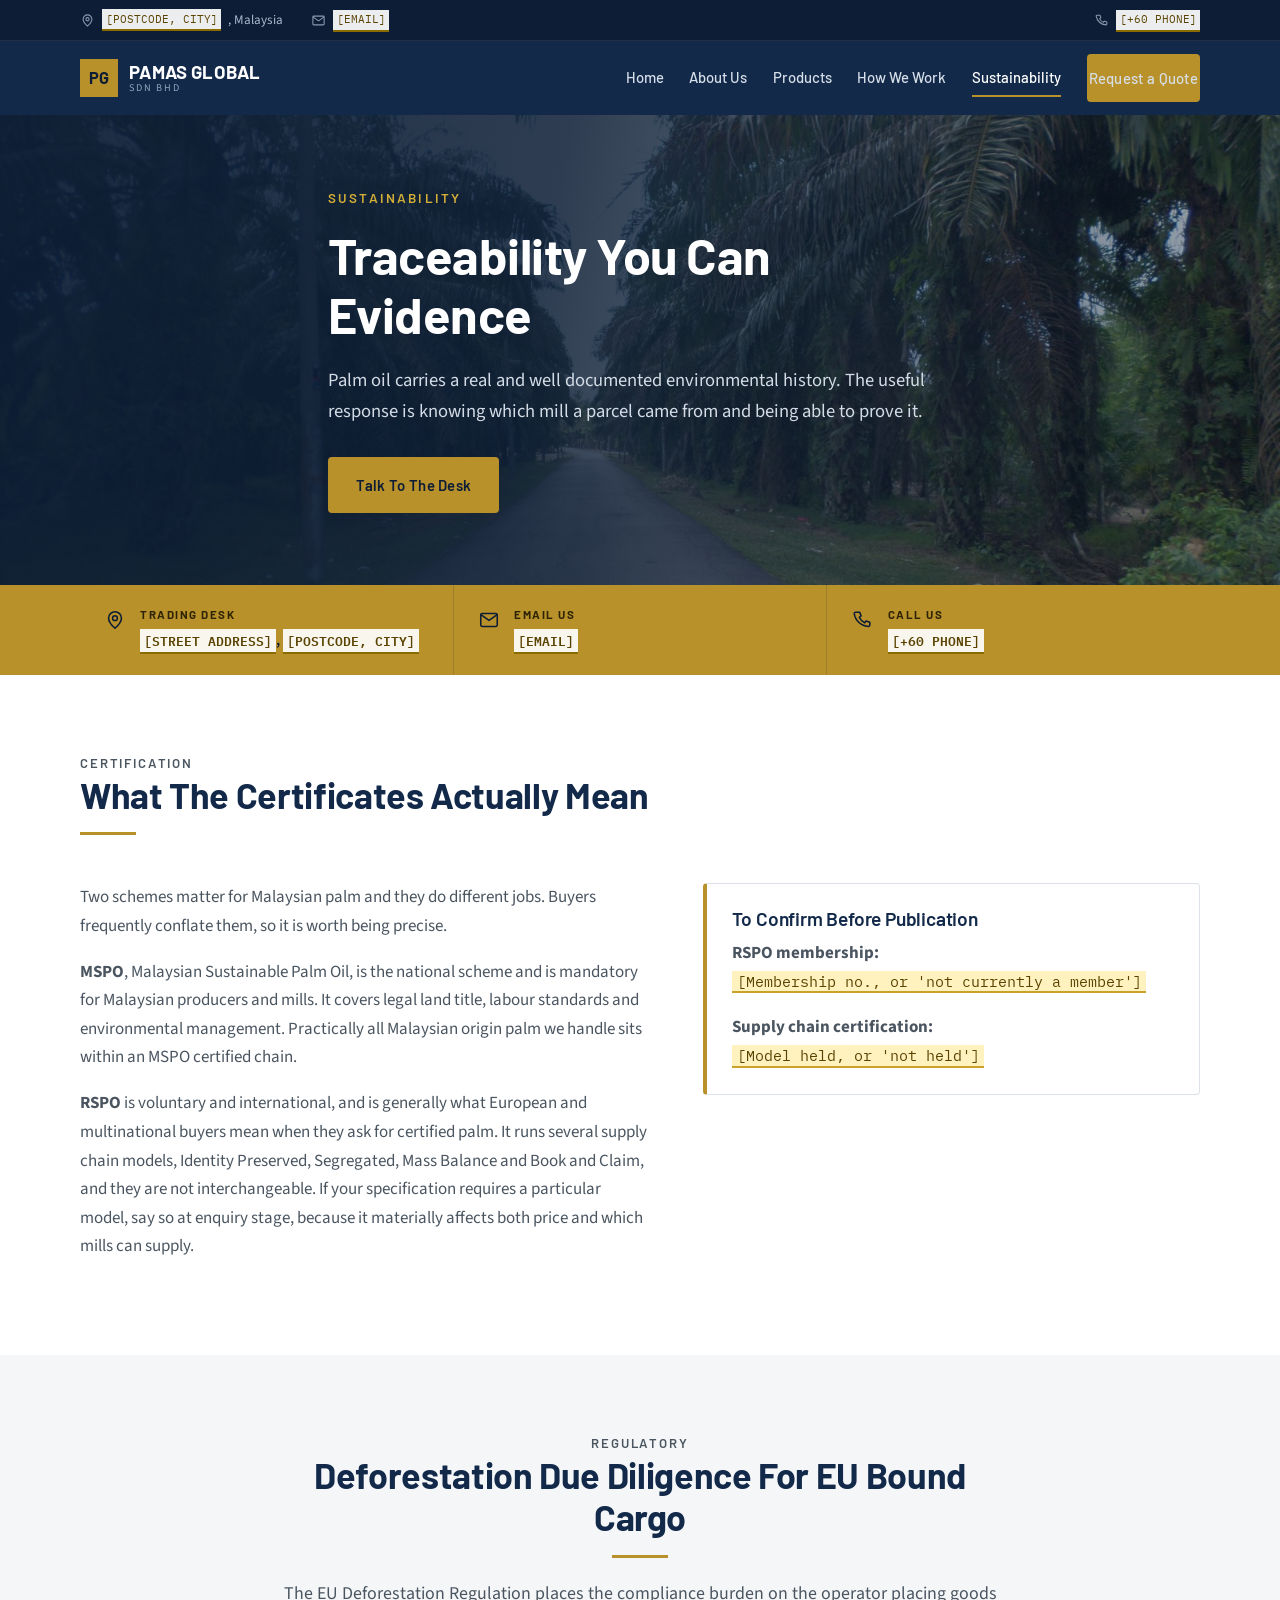
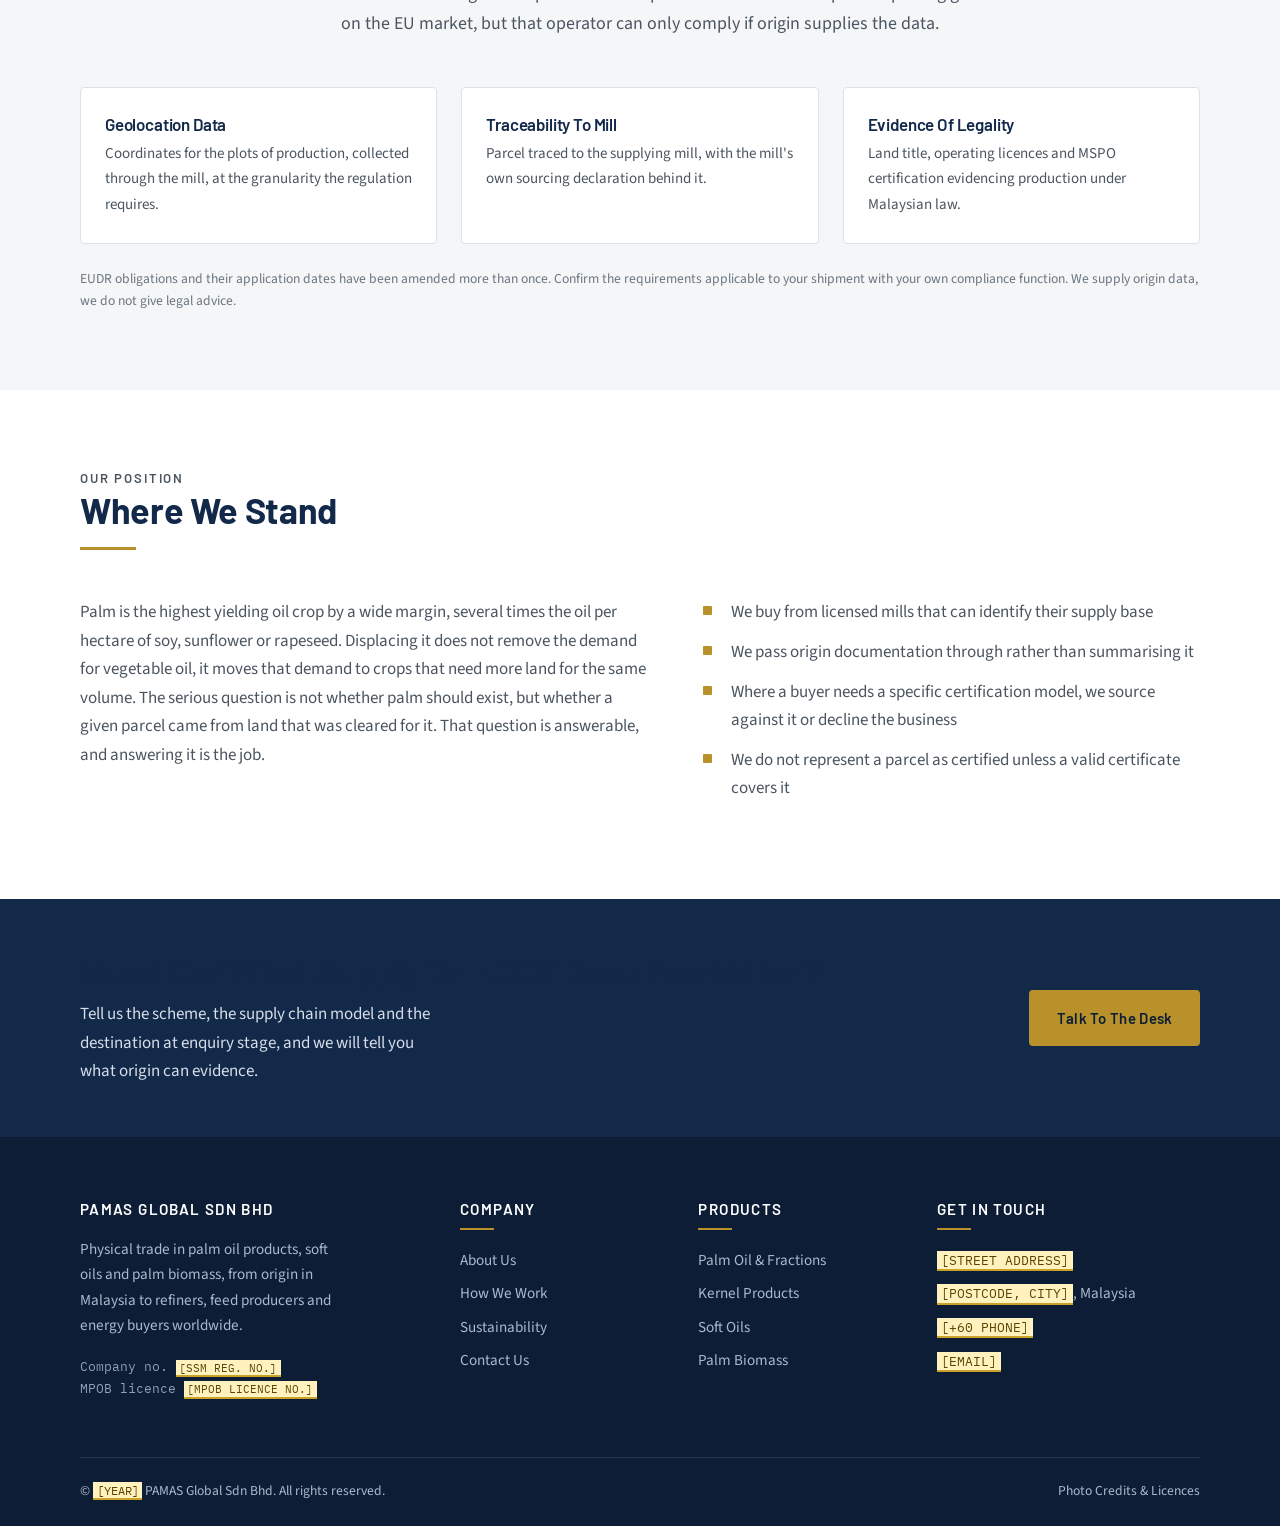
<file: sustainability.html>
<!DOCTYPE html>
<html lang="en">
<head>
<meta charset="utf-8">
<meta name="viewport" content="width=device-width, initial-scale=1">
<title>Sustainability &amp; Traceability | PAMAS Global Sdn Bhd</title>
<meta name="description" content="Certification, traceability and deforestation due diligence in the palm supply chain: MSPO, RSPO and EUDR readiness.">
<link rel="stylesheet" href="assets/css/site.css">
</head>
<body>
<a class="skip" href="#main">Skip to main content</a>

<div class="topbar">
  <div class="wrap topbar__in">
    <span><svg width="15" height="15" viewBox="0 0 24 24" fill="none" stroke="currentColor" stroke-width="1.7" stroke-linecap="round" stroke-linejoin="round" aria-hidden="true"><path d="M12 21s7-6.2 7-11a7 7 0 1 0-14 0c0 4.8 7 11 7 11z"/><circle cx="12" cy="10" r="2.6"/></svg> <span class="tbd">[POSTCODE, CITY]</span>, Malaysia</span>
    <span><svg width="15" height="15" viewBox="0 0 24 24" fill="none" stroke="currentColor" stroke-width="1.7" stroke-linecap="round" stroke-linejoin="round" aria-hidden="true"><rect x="3" y="5" width="18" height="14" rx="1.5"/><path d="m3.5 6.5 8.5 6 8.5-6"/></svg> <a href="mailto:[EMAIL]"><span class="tbd">[EMAIL]</span></a></span>
    <span class="topbar__spacer"><svg width="15" height="15" viewBox="0 0 24 24" fill="none" stroke="currentColor" stroke-width="1.7" stroke-linecap="round" stroke-linejoin="round" aria-hidden="true"><path d="M6.5 3.5h3l1.5 4-2 1.5a12 12 0 0 0 6 6l1.5-2 4 1.5v3a1.5 1.5 0 0 1-1.6 1.5A16.5 16.5 0 0 1 3.5 5.1 1.5 1.5 0 0 1 5 3.5z"/></svg> <a href="tel:[PHONE]"><span class="tbd">[+60 PHONE]</span></a></span>
  </div>
</div>

<header class="masthead">
  <div class="wrap masthead__bar">
    <a class="brand" href="index.html">
      <span class="brand__mark">PG</span>
      <span class="brand__text">
        <span class="brand__name">PAMAS GLOBAL</span>
        <span class="brand__sub">Sdn Bhd</span>
      </span>
    </a>
    <button class="nav-toggle" aria-expanded="false" aria-controls="nav" aria-label="Open menu">
      <svg width="20" height="20" viewBox="0 0 24 24" fill="none" stroke="currentColor" stroke-width="2" aria-hidden="true"><path d="M3 6h18M3 12h18M3 18h18"/></svg>
    </button>
    <nav class="nav" id="nav" aria-label="Primary">
      <a href="index.html">Home</a>
      <a href="about.html">About Us</a>
      <a href="products.html">Products</a>
      <a href="process.html">How We Work</a>
      <a href="sustainability.html" aria-current="page">Sustainability</a>
      <a class="btn btn--gold nav__cta" href="contact.html">Request a Quote</a>
    </nav>
  </div>
</header>

<main id="main">
  <section class="hero hero--sm">
    <div class="hero__bg"><img src="assets/img/plantation-melaka.jpg" alt="" fetchpriority="high"></div>
    <div class="wrap hero__in">
      <p class="hero__kicker">Sustainability</p>
      <h1>Traceability You Can Evidence</h1>
      <p class="hero__sub">Palm oil carries a real and well documented environmental history. The useful response is knowing which mill a parcel came from and being able to prove it.</p>
      <div class="btn-row">
        <a class="btn btn--gold" href="contact.html">Talk To The Desk</a>
      </div>
    </div>
  </section>

  <section class="cbar" aria-label="Contact details">
    <div class="wrap">
      <div class="cbar__grid">
        <div class="cbar__item"><svg width="22" height="22" viewBox="0 0 24 24" fill="none" stroke="currentColor" stroke-width="1.7" stroke-linecap="round" stroke-linejoin="round" aria-hidden="true"><path d="M12 21s7-6.2 7-11a7 7 0 1 0-14 0c0 4.8 7 11 7 11z"/><circle cx="12" cy="10" r="2.6"/></svg>
          <div><span class="cbar__k">Trading Desk</span>
            <span class="cbar__v"><span class="tbd">[STREET ADDRESS]</span>, <span class="tbd">[POSTCODE, CITY]</span></span></div></div>
        <div class="cbar__item"><svg width="22" height="22" viewBox="0 0 24 24" fill="none" stroke="currentColor" stroke-width="1.7" stroke-linecap="round" stroke-linejoin="round" aria-hidden="true"><rect x="3" y="5" width="18" height="14" rx="1.5"/><path d="m3.5 6.5 8.5 6 8.5-6"/></svg>
          <div><span class="cbar__k">Email Us</span>
            <span class="cbar__v"><a href="mailto:[EMAIL]"><span class="tbd">[EMAIL]</span></a></span></div></div>
        <div class="cbar__item"><svg width="22" height="22" viewBox="0 0 24 24" fill="none" stroke="currentColor" stroke-width="1.7" stroke-linecap="round" stroke-linejoin="round" aria-hidden="true"><path d="M6.5 3.5h3l1.5 4-2 1.5a12 12 0 0 0 6 6l1.5-2 4 1.5v3a1.5 1.5 0 0 1-1.6 1.5A16.5 16.5 0 0 1 3.5 5.1 1.5 1.5 0 0 1 5 3.5z"/></svg>
          <div><span class="cbar__k">Call Us</span>
            <span class="cbar__v"><a href="tel:[PHONE]"><span class="tbd">[+60 PHONE]</span></a></span></div></div>
      </div>
    </div>
  </section>

  <section class="section">
    <div class="wrap">
      <div class="shead shead--left">
        <p class="shead__kicker">Certification</p>
        <h2>What The Certificates Actually Mean</h2>
        <div class="shead__rule"></div>
        
      </div>      <div class="split split--wide-l split--top">
        <div>
          <p>Two schemes matter for Malaysian palm and they do different jobs. Buyers
            frequently conflate them, so it is worth being precise.</p>
          <p><strong>MSPO</strong>, Malaysian Sustainable Palm Oil, is the national scheme and
            is mandatory for Malaysian producers and mills. It covers legal land title, labour
            standards and environmental management. Practically all Malaysian origin palm we
            handle sits within an MSPO certified chain.</p>
          <p><strong>RSPO</strong> is voluntary and international, and is generally what
            European and multinational buyers mean when they ask for certified palm. It runs
            several supply chain models, Identity Preserved, Segregated, Mass Balance and Book
            and Claim, and they are not interchangeable. If your specification requires a
            particular model, say so at enquiry stage, because it materially affects both
            price and which mills can supply.</p>
        </div>
        <div class="panel">
          <h3>To Confirm Before Publication</h3>
          <p><strong>RSPO membership:</strong><br><span class="tbd">[Membership no., or 'not currently a member']</span></p>
          <p><strong>Supply chain certification:</strong><br><span class="tbd">[Model held, or 'not held']</span></p>
        </div>
      </div>
    </div>
  </section>

  <section class="section section--grey">
    <div class="wrap">
      <div class="shead">
        <p class="shead__kicker">Regulatory</p>
        <h2>Deforestation Due Diligence For EU Bound Cargo</h2>
        <div class="shead__rule"></div>
        <p class="lede">The EU Deforestation Regulation places the compliance burden on the operator placing goods on the EU market, but that operator can only comply if origin supplies the data.</p>
      </div>      <div class="reasons">
        <div class="reason"><h3>Geolocation Data</h3><p>Coordinates for the plots of
          production, collected through the mill, at the granularity the regulation requires.</p></div>
        <div class="reason"><h3>Traceability To Mill</h3><p>Parcel traced to the supplying
          mill, with the mill's own sourcing declaration behind it.</p></div>
        <div class="reason"><h3>Evidence Of Legality</h3><p>Land title, operating licences and
          MSPO certification evidencing production under Malaysian law.</p></div>
      </div>
      <p class="field__hint" style="margin-top:1.5rem">EUDR obligations and their application
        dates have been amended more than once. Confirm the requirements applicable to your
        shipment with your own compliance function. We supply origin data, we do not give
        legal advice.</p>
    </div>
  </section>

  <section class="section">
    <div class="wrap">
      <div class="shead shead--left">
        <p class="shead__kicker">Our Position</p>
        <h2>Where We Stand</h2>
        <div class="shead__rule"></div>
        
      </div>      <div class="split split--wide-l split--top">
        <div>
          <p>Palm is the highest yielding oil crop by a wide margin, several times the oil per
            hectare of soy, sunflower or rapeseed. Displacing it does not remove the demand for
            vegetable oil, it moves that demand to crops that need more land for the same
            volume. The serious question is not whether palm should exist, but whether a given
            parcel came from land that was cleared for it. That question is answerable, and
            answering it is the job.</p>
        </div>
        <div>
          <ul class="ticks">
            <li>We buy from licensed mills that can identify their supply base</li>
            <li>We pass origin documentation through rather than summarising it</li>
            <li>Where a buyer needs a specific certification model, we source against it or
              decline the business</li>
            <li>We do not represent a parcel as certified unless a valid certificate covers it</li>
          </ul>
        </div>
      </div>
    </div>
  </section>

  <section class="ctaband">
    <div class="wrap ctaband__in">
      <div>
        <h2>Need Certified Supply Or EUDR Documentation?</h2>
        <p>Tell us the scheme, the supply chain model and the destination at enquiry stage, and we will tell you what origin can evidence.</p>
      </div>
      <div class="btn-row">
        <a class="btn btn--gold" href="contact.html">Talk To The Desk</a>
      </div>
    </div>
  </section>
</main>

<footer class="foot">
  <div class="wrap foot__in">
    <div class="foot__grid">
      <div>
        <h2>PAMAS Global Sdn Bhd</h2>
        <p style="max-width:34ch">
          Physical trade in palm oil products, soft oils and palm biomass, from
          origin in Malaysia to refiners, feed producers and energy buyers worldwide.
        </p>
        <p class="mono" style="font-size:.8rem; color:#8FA3BA">
          Company no. <span class="tbd">[SSM REG. NO.]</span><br>
          MPOB licence <span class="tbd">[MPOB LICENCE NO.]</span>
        </p>
      </div>
      <div>
        <h3>Company</h3>
        <ul>
          <li><a href="about.html">About Us</a></li>
          <li><a href="process.html">How We Work</a></li>
          <li><a href="sustainability.html">Sustainability</a></li>
          <li><a href="contact.html">Contact Us</a></li>
        </ul>
      </div>
      <div>
        <h3>Products</h3>
        <ul>
          <li><a href="products.html#palm">Palm Oil &amp; Fractions</a></li>
          <li><a href="products.html#kernel">Kernel Products</a></li>
          <li><a href="products.html#soft">Soft Oils</a></li>
          <li><a href="products.html#biomass">Palm Biomass</a></li>
        </ul>
      </div>
      <div>
        <h3>Get In Touch</h3>
        <ul>
          <li><span class="tbd">[STREET ADDRESS]</span></li>
          <li><span class="tbd">[POSTCODE, CITY]</span>, Malaysia</li>
          <li><a href="tel:[PHONE]"><span class="tbd">[+60 PHONE]</span></a></li>
          <li><a href="mailto:[EMAIL]"><span class="tbd">[EMAIL]</span></a></li>
        </ul>
      </div>
    </div>
    <div class="foot__base">
      <span>&copy; <span class="tbd">[YEAR]</span> PAMAS Global Sdn Bhd. All rights reserved.</span>
      <span><a href="credits.html">Photo Credits &amp; Licences</a></span>
    </div>
  </div>
</footer>

<script>
  var t = document.querySelector('.nav-toggle'), n = document.getElementById('nav');
  t.addEventListener('click', function () {
    var open = n.getAttribute('data-open') === 'true';
    n.setAttribute('data-open', String(!open));
    t.setAttribute('aria-expanded', String(!open));
    t.setAttribute('aria-label', open ? 'Open menu' : 'Close menu');
  });
</script>
</body>
</html>
</file>
<file: assets/css/site.css>
@import url('https://fonts.googleapis.com/css2?family=Barlow:wght@400;500;600;700&family=Source+Sans+3:wght@400;600;700&family=IBM+Plex+Mono:wght@400;500&display=swap');

/* ==========================================================================
   PAMAS Global Sdn Bhd
   Modelled on the Al-Hamza Group corporate template supplied as reference:
   navy and gold, conservative sans, white cards on alternating white and pale
   grey sections, photo hero, contact bar, business-unit grid, stats band.
   ========================================================================== */
:root {
  --navy:      #12294A;
  --navy-dk:   #0C1D35;
  --navy-lt:   #1D3D66;
  --gold:      #B8912A;
  --gold-lt:   #D4AF37;
  --gold-text: #8A6B1E;   /* gold dark enough for small text on white or grey */
  --ink:       #1F2933;
  --body:      #4A5560;
  --muted:     #6B7680;
  --grey:      #F4F6F8;
  --grey-2:    #E8ECF0;
  --rule:      #DCE2E8;
  --white:     #FFFFFF;

  --head: 'Barlow', system-ui, -apple-system, 'Segoe UI', sans-serif;
  --body-font: 'Source Sans 3', system-ui, -apple-system, 'Segoe UI', sans-serif;
  --mono: 'IBM Plex Mono', ui-monospace, Menlo, monospace;

  --page: 1200px;
  --gut: clamp(1.15rem, 4vw, 2.5rem);
  --radius: 4px;
  --shadow: 0 1px 3px rgba(18,41,74,.08), 0 6px 20px rgba(18,41,74,.06);
  --shadow-lift: 0 4px 10px rgba(18,41,74,.12), 0 14px 32px rgba(18,41,74,.10);
}

*, *::before, *::after { box-sizing: border-box; }
html { scroll-behavior: smooth; -webkit-text-size-adjust: 100%; }
@media (prefers-reduced-motion: reduce) {
  html { scroll-behavior: auto; }
  *, *::before, *::after { transition-duration: .01ms !important; animation-duration: .01ms !important; }
}

body {
  margin: 0;
  font-family: var(--body-font);
  font-size: 17px;
  line-height: 1.68;
  color: var(--body);
  background: var(--white);
  -webkit-font-smoothing: antialiased;
}

h1, h2, h3, h4 {
  font-family: var(--head);
  font-weight: 600;
  color: var(--navy);
  line-height: 1.18;
  letter-spacing: -.01em;
  margin: 0 0 1rem;
}
h1 { font-size: clamp(2.1rem, 4.2vw, 3.15rem); font-weight: 700; }
h2 { font-size: clamp(1.6rem, 2.8vw, 2.25rem); font-weight: 700; }
h3 { font-size: 1.2rem; }
h4 { font-size: 1.02rem; }
p { margin: 0 0 1.1rem; }

a { color: var(--navy); }
a:focus-visible, button:focus-visible, input:focus-visible,
select:focus-visible, textarea:focus-visible {
  outline: 3px solid var(--gold); outline-offset: 2px;
}
img { max-width: 100%; height: auto; display: block; }

.wrap { max-width: var(--page); margin-inline: auto; padding-inline: var(--gut); }
.section { padding-block: clamp(3rem, 6vw, 5rem); }
.section--grey { background: var(--grey); }
.section--navy { background: var(--navy); color: #D6DEE8; }
.section--navy h2, .section--navy h3 { color: #fff; }

/* --- section heading, centred like the reference ------------------------- */
.shead { text-align: center; max-width: 46rem; margin: 0 auto clamp(2rem, 4vw, 3rem); }
.shead--left { text-align: left; margin-inline: 0; }
.shead p { color: var(--body); margin-bottom: 0; }
.shead__kicker {
  font-family: var(--head); font-size: .82rem; font-weight: 600; letter-spacing: .14em;
  text-transform: uppercase; color: var(--gold-text); margin: 0 0 .6rem;
}
.shead__rule { width: 56px; height: 3px; background: var(--gold); margin: 1rem auto 1.35rem; }
.shead--left .shead__rule { margin-inline: 0; }

/* --- header -------------------------------------------------------------- */
.skip {
  position: absolute; left: -9999px; z-index: 999; background: var(--gold); color: var(--navy-dk);
  padding: .85rem 1.2rem; font-weight: 700; text-decoration: none;
}
.skip:focus { left: 0; top: 0; }

.topbar {
  background: var(--navy-dk); color: #A9BACE; font-size: .82rem;
  border-bottom: 1px solid rgba(255,255,255,.08);
}
.topbar__in { display: flex; flex-wrap: wrap; gap: .4rem 1.75rem; align-items: center; min-height: 40px; padding-block: .35rem; }
.topbar a { color: #A9BACE; text-decoration: none; }
.topbar a:hover { color: #fff; }
.topbar span { display: inline-flex; align-items: center; gap: .45rem; }
.topbar svg { flex: none; opacity: .8; }
.topbar__spacer { margin-left: auto; }
@media (max-width: 780px) { .topbar__spacer { margin-left: 0; } }

.masthead { background: var(--navy); position: sticky; top: 0; z-index: 40; }
.masthead__bar { display: flex; align-items: center; justify-content: space-between; gap: 1.5rem; min-height: 74px; }
.brand { display: flex; align-items: center; gap: .7rem; text-decoration: none; color: #fff; }
.brand__mark {
  width: 38px; height: 38px; flex: none; background: var(--gold);
  display: grid; place-items: center; color: var(--navy-dk);
  font-family: var(--head); font-weight: 700; font-size: 1.02rem; letter-spacing: -.02em;
}
.brand__text { display: flex; flex-direction: column; line-height: 1.12; }
.brand__name { font-family: var(--head); font-weight: 700; font-size: 1.16rem; letter-spacing: .01em; }
.brand__sub { font-size: .64rem; letter-spacing: .17em; text-transform: uppercase; color: #93A7BE; }

.nav { display: flex; align-items: center; gap: 1.6rem; }
.nav a {
  font-family: var(--head); font-size: .93rem; font-weight: 500; color: #D6DEE8;
  text-decoration: none; padding: .35rem 0; border-bottom: 2px solid transparent;
  transition: color .16s ease, border-color .16s ease;
}
.nav a:hover { color: #fff; }
.nav a[aria-current="page"] { color: #fff; border-bottom-color: var(--gold); }

.nav-toggle {
  display: none; background: none; border: 1px solid rgba(255,255,255,.28); color: #fff;
  width: 46px; height: 46px; cursor: pointer; align-items: center; justify-content: center;
}
@media (max-width: 960px) {
  .nav-toggle { display: inline-flex; }
  .masthead__bar { position: relative; }
  .nav {
    display: none; position: absolute; top: 100%; left: calc(var(--gut) * -1); right: calc(var(--gut) * -1);
    flex-direction: column; align-items: stretch; gap: 0;
    background: var(--navy-lt); padding: .5rem var(--gut) 1.25rem;
  }
  .nav[data-open="true"] { display: flex; }
  .nav a { padding: .9rem 0; border-bottom: 1px solid rgba(255,255,255,.14); }
  .nav a[aria-current="page"] { border-bottom-color: var(--gold); }
  .nav__cta { margin-top: 1rem; justify-content: center; }
}

/* --- buttons -------------------------------------------------------------- */
.btn {
  display: inline-flex; align-items: center; justify-content: center; gap: .5rem;
  font-family: var(--head); font-weight: 600; font-size: .93rem; letter-spacing: .02em;
  padding: .85rem 1.6rem; min-height: 48px; white-space: nowrap;
  border: 2px solid transparent; border-radius: var(--radius); text-decoration: none; cursor: pointer;
  transition: background-color .18s ease, color .18s ease, border-color .18s ease, transform .12s ease;
}
.btn:active { transform: translateY(1px); }
.btn--gold { background: var(--gold); color: var(--navy-dk); border-color: var(--gold); }
.btn--gold:hover { background: var(--gold-lt); border-color: var(--gold-lt); }
.btn--navy { background: var(--navy); color: #fff; border-color: var(--navy); }
.btn--navy:hover { background: var(--navy-lt); border-color: var(--navy-lt); }
.btn--outline { border-color: var(--navy); color: var(--navy); background: transparent; }
.btn--outline:hover { background: var(--navy); color: #fff; }
.btn--onphoto { border-color: #fff; color: #fff; background: transparent; }
.btn--onphoto:hover { background: #fff; color: var(--navy); }
.btn-row { display: flex; flex-wrap: wrap; gap: .85rem; }

/* --- hero ----------------------------------------------------------------- */
.hero { position: relative; background: var(--navy-dk); color: #fff; }
.hero__bg { position: absolute; inset: 0; overflow: hidden; }
.hero__bg img { width: 100%; height: 100%; object-fit: cover; }
.hero__bg::after {
  content: ""; position: absolute; inset: 0;
  background: linear-gradient(100deg, rgba(12,29,53,.94) 0%, rgba(12,29,53,.86) 42%, rgba(12,29,53,.52) 78%, rgba(12,29,53,.35) 100%);
}
.hero__in { position: relative; z-index: 2; padding-block: clamp(3.5rem, 9vw, 7rem); max-width: 44rem; }
.hero h1 { color: #fff; margin-bottom: 1.25rem; }
.hero__kicker {
  font-family: var(--head); font-size: .84rem; font-weight: 600; letter-spacing: .16em;
  text-transform: uppercase; color: var(--gold-lt); margin: 0 0 1rem;
}
.hero__sub { font-size: clamp(1.02rem, 1.5vw, 1.16rem); color: #D3DCE6; margin-bottom: 1.9rem; max-width: 38rem; }
.hero--sm .hero__in { padding-block: clamp(2.75rem, 6vw, 4.5rem); }

/* --- contact bar under the hero ------------------------------------------ */
.cbar { background: var(--gold); color: var(--navy-dk); }
.cbar__grid { display: grid; gap: 1px; background: rgba(12,29,53,.16); }
@media (min-width: 780px) { .cbar__grid { grid-template-columns: repeat(3, 1fr); } }
.cbar__item { background: var(--gold); display: flex; gap: .9rem; align-items: flex-start; padding: 1.25rem 1.5rem; }
.cbar__item svg { flex: none; margin-top: .2rem; }
.cbar__k {
  font-family: var(--head); font-size: .72rem; font-weight: 700; letter-spacing: .13em;
  text-transform: uppercase; display: block; margin-bottom: .1rem; color: #2E2404;
}
.cbar__v { font-weight: 600; color: var(--navy-dk); font-size: .97rem; line-height: 1.4; }
.cbar__v a { color: var(--navy-dk); text-decoration: none; }
.cbar__v a:hover { text-decoration: underline; }

/* --- two-column intro ----------------------------------------------------- */
.split { display: grid; gap: clamp(2rem, 4vw, 3.5rem); align-items: center; }
@media (min-width: 900px) {
  .split { grid-template-columns: repeat(2, minmax(0, 1fr)); }
  .split--wide-l { grid-template-columns: 1.15fr 1fr; }
  .split--wide-r { grid-template-columns: 1fr 1.15fr; }
  .split--top { align-items: start; }
}
.split__media img { width: 100%; aspect-ratio: 4/3; object-fit: cover; border-radius: var(--radius); }

/* --- business-unit / product cards --------------------------------------- */
.cards { display: grid; gap: 1.75rem; }
@media (min-width: 620px) { .cards { grid-template-columns: repeat(2, 1fr); } }
@media (min-width: 1000px) { .cards--4 { grid-template-columns: repeat(4, 1fr); } }
@media (min-width: 940px)  { .cards--3 { grid-template-columns: repeat(3, 1fr); } }

.card {
  background: var(--white); border: 1px solid var(--rule); border-radius: var(--radius);
  overflow: hidden; display: flex; flex-direction: column; height: 100%;
  box-shadow: var(--shadow); transition: box-shadow .2s ease, transform .2s ease;
}
.card:hover { box-shadow: var(--shadow-lift); transform: translateY(-3px); }
.card__media { aspect-ratio: 16/10; overflow: hidden; background: var(--grey-2); }
.card__media img { width: 100%; height: 100%; object-fit: cover; }
.card__body { padding: 1.35rem 1.4rem 1.5rem; display: flex; flex-direction: column; flex: 1; }
.card h3 { font-size: 1.12rem; margin-bottom: .5rem; }
.card p { font-size: .95rem; margin-bottom: 1rem; }
.card__spec {
  font-family: var(--mono); font-size: .74rem; color: var(--muted);
  border-top: 1px solid var(--rule); padding-top: .8rem; margin-top: auto; line-height: 1.7;
}
.card__link {
  font-family: var(--head); font-weight: 600; font-size: .9rem; color: var(--navy);
  text-decoration: none; display: inline-flex; align-items: center; gap: .4rem; margin-top: .9rem;
}
.card__link::after { content: "\2192"; transition: transform .18s ease; }
.card:hover .card__link::after { transform: translateX(3px); }

/* --- why-choose-us tiles --------------------------------------------------- */
.reasons { display: grid; gap: 1.5rem; }
@media (min-width: 640px) { .reasons { grid-template-columns: repeat(2, 1fr); } }
@media (min-width: 1040px) { .reasons { grid-template-columns: repeat(3, 1fr); } }
.reason { background: var(--white); border: 1px solid var(--rule); border-radius: var(--radius); padding: 1.6rem 1.5rem; }
.reason__icon {
  width: 46px; height: 46px; background: var(--navy); color: var(--gold-lt);
  display: grid; place-items: center; border-radius: var(--radius); margin-bottom: 1rem;
}
.reason h3 { font-size: 1.06rem; margin-bottom: .45rem; }
.reason p { font-size: .94rem; margin: 0; }

/* --- stats band ------------------------------------------------------------ */
.stats { display: grid; gap: 2rem 1.5rem; text-align: center; }
@media (min-width: 560px) { .stats { grid-template-columns: repeat(2, 1fr); } }
@media (min-width: 940px) { .stats { grid-template-columns: repeat(4, 1fr); } }
.stat__n {
  font-family: var(--head); font-size: clamp(2.1rem, 4vw, 2.9rem); font-weight: 700;
  color: var(--gold-lt); line-height: 1; margin-bottom: .5rem;
}
.stat__l { font-size: .93rem; color: #C3CFDD; }

/* --- standards strip -------------------------------------------------------- */
.standards { display: flex; flex-wrap: wrap; gap: 1rem 2.5rem; align-items: center; justify-content: center; }
.standard {
  font-family: var(--head); font-weight: 700; font-size: 1.02rem; letter-spacing: .04em;
  color: var(--navy); border: 1px solid var(--rule); border-radius: var(--radius);
  padding: .7rem 1.4rem; background: var(--white);
}
.standard small { display: block; font-family: var(--body-font); font-weight: 400; font-size: .72rem; letter-spacing: 0; color: var(--muted); }

/* --- spec table --------------------------------------------------------------- */
.tablewrap { overflow-x: auto; border: 1px solid var(--rule); border-radius: var(--radius); background: var(--white); }
.spectable { width: 100%; border-collapse: collapse; font-size: .93rem; min-width: 660px; }
.spectable caption {
  text-align: left; padding: 1rem 1.25rem; font-family: var(--head); font-weight: 600;
  color: var(--navy); border-bottom: 1px solid var(--rule);
}
.spectable th, .spectable td { padding: .8rem 1.25rem; text-align: left; border-bottom: 1px solid var(--rule); }
.spectable thead th {
  font-family: var(--head); font-size: .78rem; letter-spacing: .1em; text-transform: uppercase;
  color: var(--navy); background: var(--grey); font-weight: 600;
}
.spectable tbody th { font-weight: 600; color: var(--ink); }
.spectable td { font-family: var(--mono); font-size: .82rem; color: var(--body); }
.spectable tbody tr:last-child th, .spectable tbody tr:last-child td { border-bottom: 0; }

/* --- process steps ------------------------------------------------------------- */
.steps { list-style: none; margin: 0; padding: 0; display: grid; gap: 1.5rem; counter-reset: st; }
@media (min-width: 780px) { .steps { grid-template-columns: repeat(2, 1fr); } }
.step {
  counter-increment: st; background: var(--white); border: 1px solid var(--rule);
  border-radius: var(--radius); padding: 1.6rem 1.5rem; position: relative;
}
.step__n {
  font-family: var(--head); font-weight: 700; font-size: .82rem; letter-spacing: .1em;
  color: var(--gold-text); margin-bottom: .55rem;
}
.step__n::before { content: "STEP " counter(st, decimal-leading-zero); }
.step h3 { font-size: 1.08rem; margin-bottom: .45rem; }
.step p { font-size: .94rem; margin-bottom: .8rem; }
.step__meta { font-family: var(--mono); font-size: .74rem; color: var(--muted); border-top: 1px solid var(--rule); padding-top: .7rem; line-height: 1.7; }
.step__meta b { color: var(--ink); font-weight: 500; }

/* --- lists ---------------------------------------------------------------------- */
.ticks { list-style: none; margin: 0 0 1.2rem; padding: 0; }
.ticks li { position: relative; padding-left: 1.75rem; margin-bottom: .7rem; }
.ticks li::before {
  content: ""; position: absolute; left: 0; top: .48em; width: 9px; height: 9px;
  background: var(--gold); border-radius: 1px;
}
.section--navy .ticks li { color: #D6DEE8; }
.cols2 { columns: 2; column-gap: 3rem; }
.cols2 li { break-inside: avoid; }
@media (max-width: 760px) { .cols2 { columns: 1; } }

/* --- callout panel ---------------------------------------------------------------- */
.panel { background: var(--white); border: 1px solid var(--rule); border-left: 4px solid var(--gold); border-radius: var(--radius); padding: 1.5rem 1.6rem; }
.panel h3 { margin-bottom: .5rem; }
.panel p:last-child { margin-bottom: 0; }
.panel--navy { background: var(--navy); border-color: var(--navy); border-left-color: var(--gold); color: #D6DEE8; }
.panel--navy h3 { color: #fff; }
.panel--navy a { color: #fff; }

/* --- CTA band ---------------------------------------------------------------------- */
.ctaband { background: var(--navy); color: #D6DEE8; }
.ctaband__in { display: flex; flex-wrap: wrap; gap: 1.75rem 2.5rem; align-items: center; justify-content: space-between; padding-block: clamp(2.25rem, 4vw, 3.25rem); }
.ctaband h2 { margin-bottom: .5rem; }
.ctaband p { margin: 0; max-width: 46ch; }

/* --- forms -------------------------------------------------------------------------- */
.field { margin-bottom: 1.2rem; }
.field label { display: block; font-family: var(--head); font-weight: 600; font-size: .88rem; color: var(--navy); margin-bottom: .4rem; }
.field .req { color: #B4341C; }
.field input, .field select, .field textarea {
  width: 100%; padding: .8rem .9rem; min-height: 48px;
  font-family: var(--body-font); font-size: 1rem; color: var(--ink);
  background: var(--white); border: 1px solid #B3BDC7; border-radius: var(--radius);
}
.field input::placeholder, .field textarea::placeholder { color: #666F78; }
.field textarea { min-height: 140px; resize: vertical; }
.field__hint { font-size: .85rem; color: var(--muted); margin: .4rem 0 0; }
.pair { display: grid; gap: 0 1.25rem; }
@media (min-width: 640px) { .pair { grid-template-columns: 1fr 1fr; } }

/* --- placeholder marker ---------------------------------------------------------------- */
.tbd { background: #FFF2BF; color: #5A4300; border-bottom: 2px solid #C9A227; font-family: var(--mono); font-size: .86em; padding: .05em .3em; }
/* On the gold bar and navy panels the yellow highlight fights the ground, so
   the placeholder switches to a white chip that still reads as "unfilled". */
.section--navy .tbd, .hero .tbd, .ctaband .tbd, .panel--navy .tbd {
  background: #FFE79A; color: #4A3600; border-bottom-color: #8A6B00;
}
.cbar .tbd, .topbar .tbd {
  background: rgba(255,255,255,.92); color: #5A4300; border-bottom-color: #8A6B00;
}

/* --- footer ------------------------------------------------------------------------------ */
.foot { background: var(--navy-dk); color: #A9BACE; font-size: .95rem; }
.foot__in { padding-block: clamp(2.75rem, 5vw, 4rem) 1.5rem; }
.foot h2, .foot h3 {
  color: #fff; font-family: var(--head); font-size: .95rem; font-weight: 600;
  letter-spacing: .09em; text-transform: uppercase; margin-bottom: 1.1rem;
}
.foot h3::after { content: ""; display: block; width: 34px; height: 2px; background: var(--gold); margin-top: .55rem; }
.foot a { color: #A9BACE; text-decoration: none; }
.foot a:hover { color: #fff; }
.foot ul { list-style: none; margin: 0; padding: 0; }
.foot li { margin-bottom: .5rem; }
.foot__grid { display: grid; gap: 2.25rem; }
@media (min-width: 780px) { .foot__grid { grid-template-columns: 1.7fr 1fr 1fr 1.3fr; } }
.foot__base {
  margin-top: 2.5rem; padding-top: 1.35rem; border-top: 1px solid rgba(255,255,255,.12);
  display: flex; flex-wrap: wrap; gap: .5rem 2rem; justify-content: space-between; font-size: .85rem;
}

/* --- utility ------------------------------------------------------------------------------- */
.mono { font-family: var(--mono); }
.lede { font-size: clamp(1.02rem, 1.4vw, 1.15rem); color: var(--body); }
.visually-hidden { position: absolute; width: 1px; height: 1px; padding: 0; margin: -1px; overflow: hidden; clip: rect(0 0 0 0); white-space: nowrap; border: 0; }
</file>
